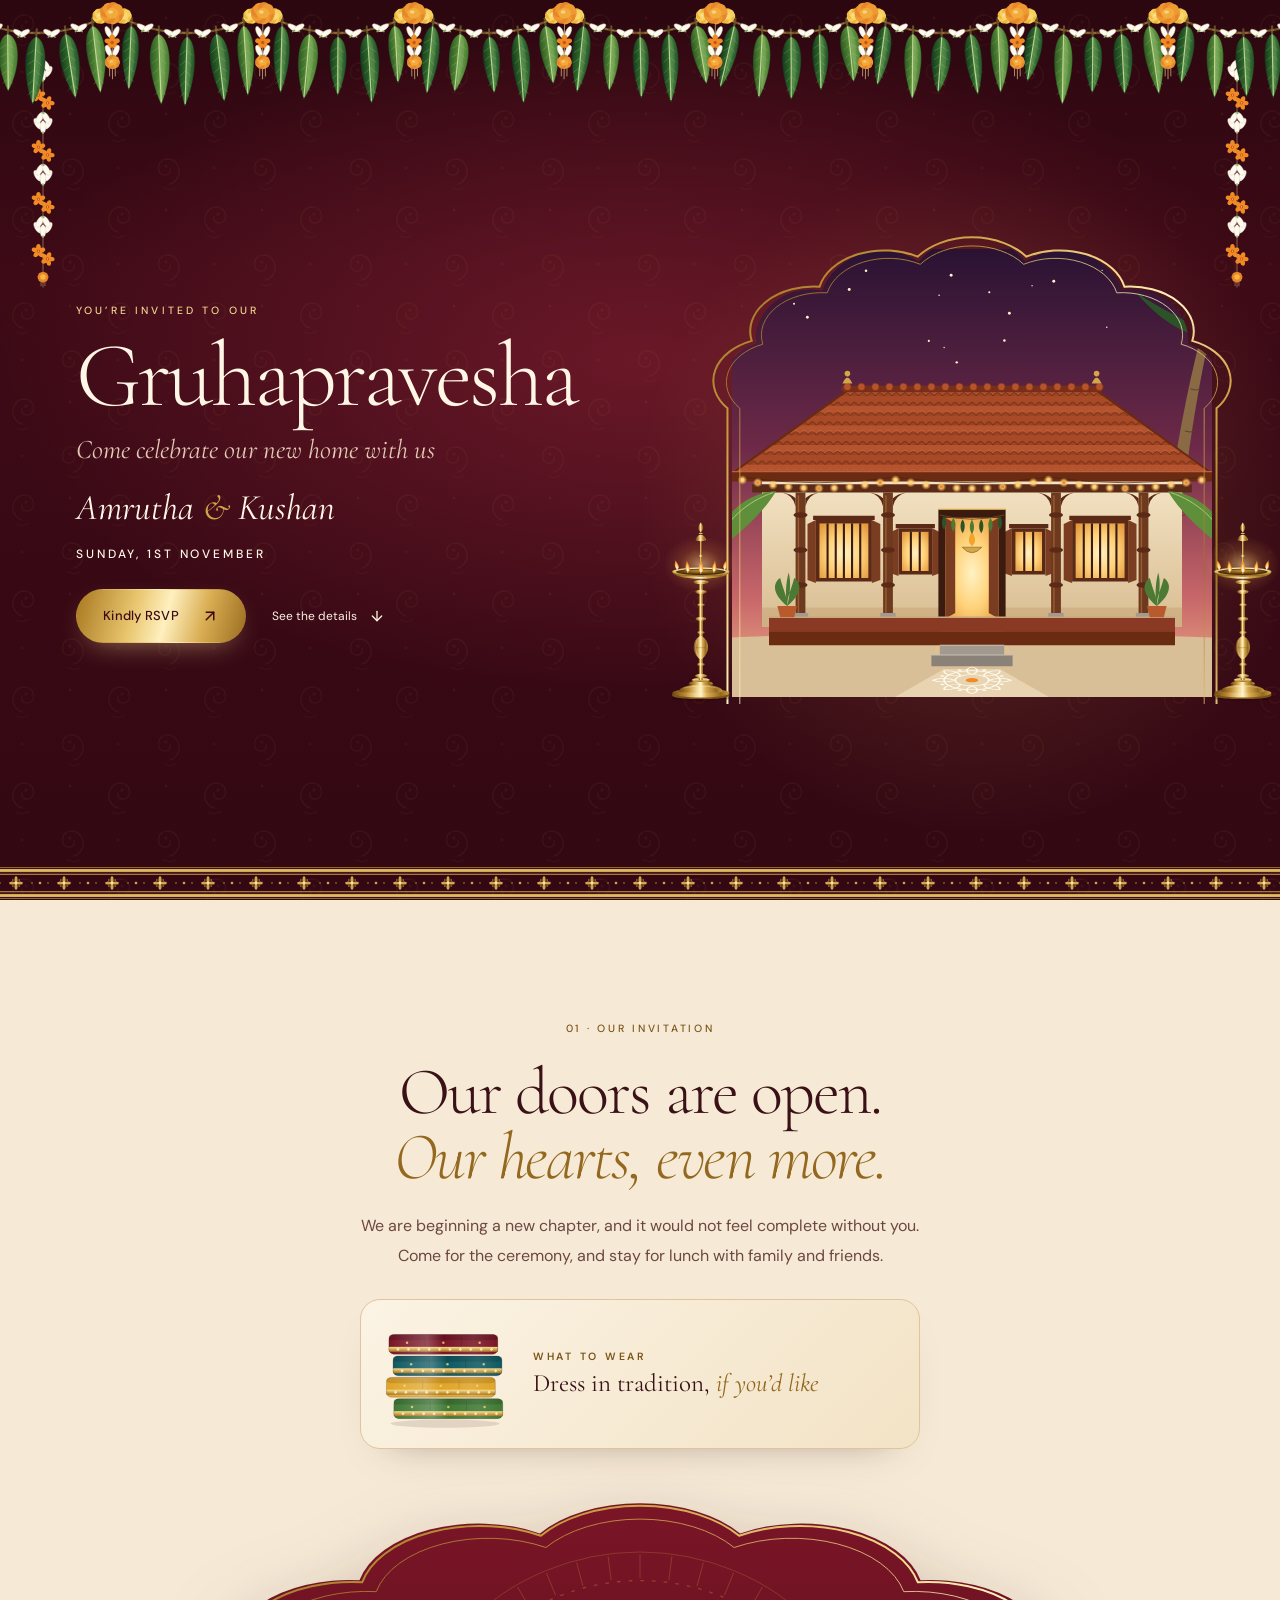
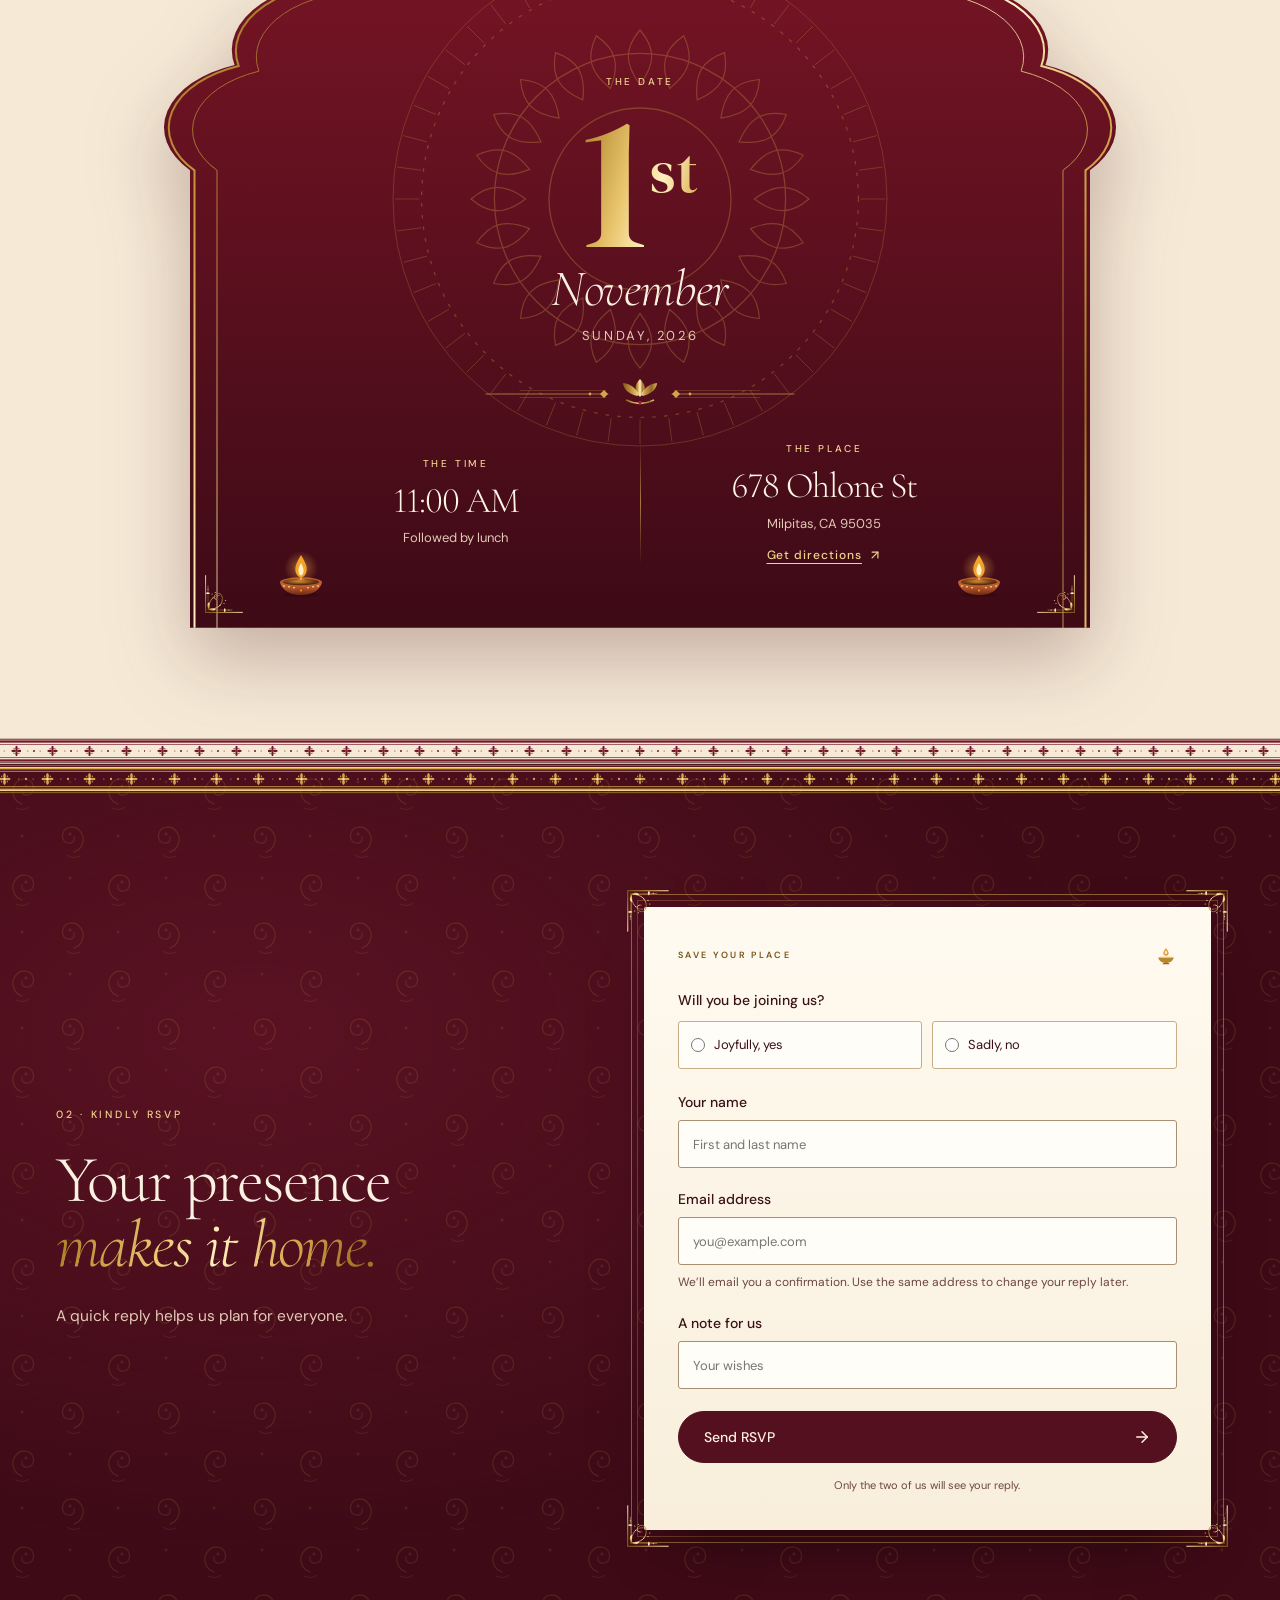
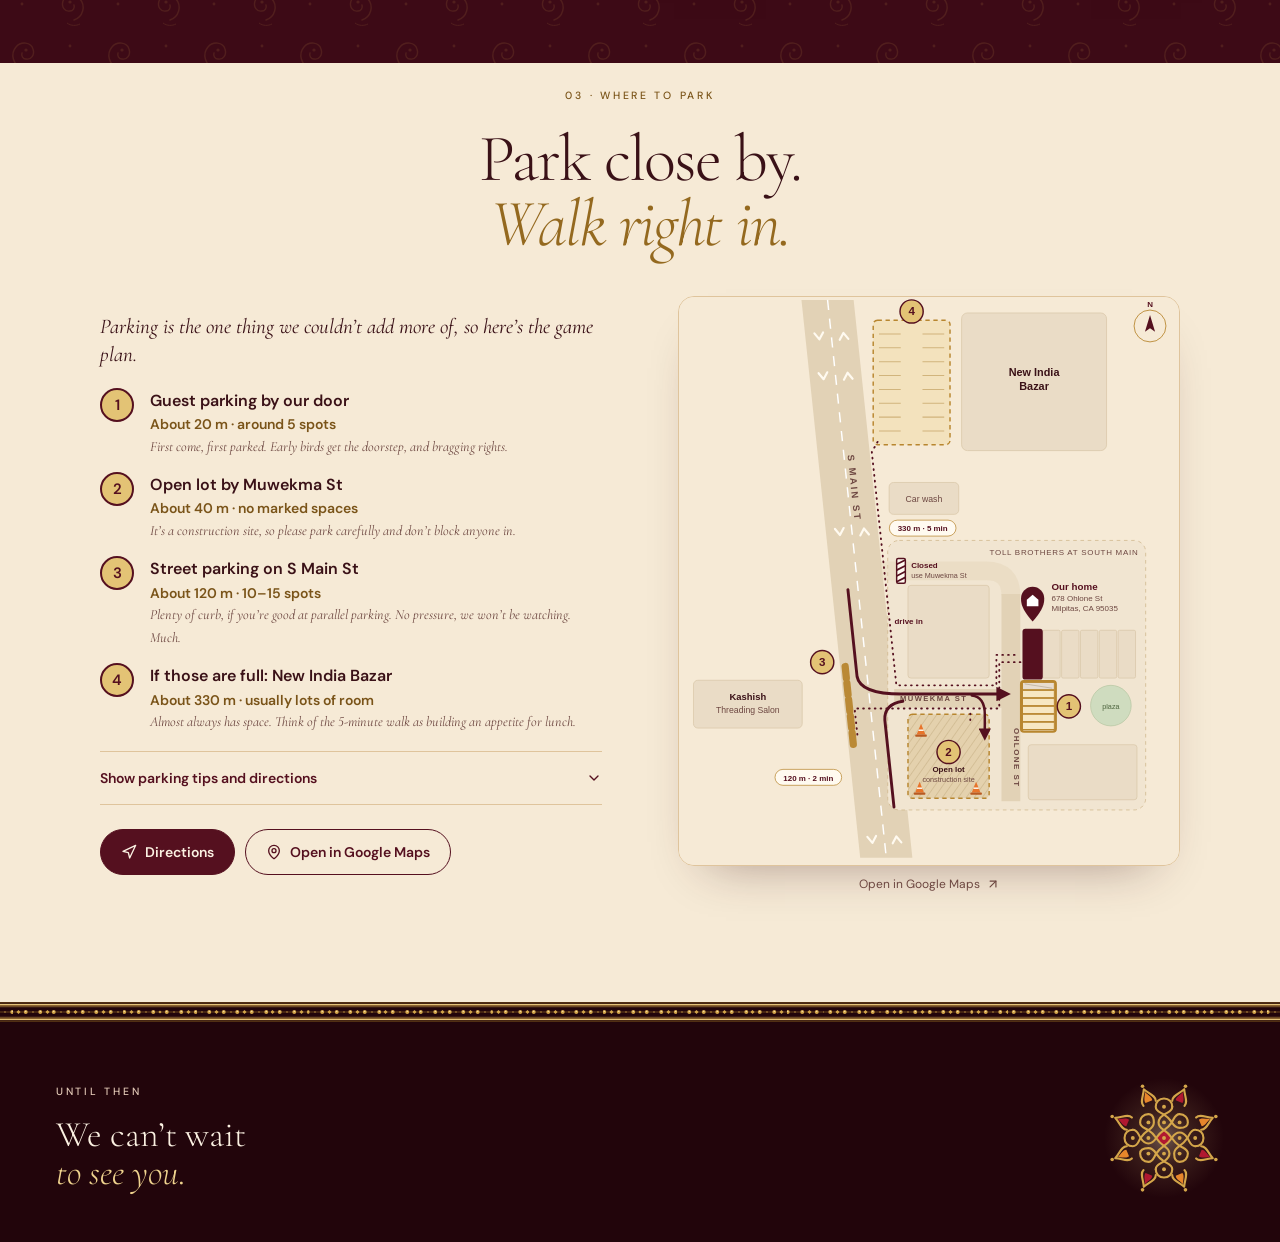
<file: index.html>
<!doctype html>
<html lang="en">
  <head>
    <meta charset="UTF-8" />
    <meta name="viewport" content="width=device-width, initial-scale=1.0" />
    <!-- Keep these lines in step with site/event.ts. -->
    <meta name="theme-color" content="#3d0a16" />
    <title>Gruhapravesha · Amrutha &amp; Kushan</title>
    <meta name="description" content="You’re invited to our Gruhapravesha! Come celebrate our new home with us on November 1 at 11:00 AM in Milpitas, followed by lunch. Amrutha &amp; Kushan" />
    <meta property="og:title" content="Gruhapravesha · Amrutha &amp; Kushan" />
    <meta property="og:description" content="You’re invited · November 1 · 11:00 AM · followed by lunch. Kindly RSVP." />
    <meta property="og:type" content="website" />
    <meta property="og:url" content="https://amruthakushan.com/" />
    <meta property="og:image" content="https://amruthakushan.com/og-image.jpg" />
    <meta property="og:image:type" content="image/jpeg" />
    <meta property="og:image:width" content="1200" />
    <meta property="og:image:height" content="630" />
    <meta property="og:image:alt" content="A lit Mysuru home in a gold arch under a mango-leaf torana: You’re invited to our Gruhapravesha." />
    <meta name="twitter:card" content="summary_large_image" />
    <meta name="referrer" content="strict-origin-when-cross-origin" />
    <link rel="icon" href="./favicon.ico" sizes="32x32" />
    <link rel="icon" type="image/svg+xml" href="./favicon.svg" />
    <link rel="apple-touch-icon" href="./apple-touch-icon.png" />
    <style>#gp-loader{z-index:100;background:radial-gradient(70% 55% at 50% 45%,#6a1828 0,#3d0a16 55%,#22050b 100%);align-content:center;place-items:center;gap:18px;transition:opacity .6s,visibility 0s linear .6s;display:grid;position:fixed;inset:0}#gp-loader svg{width:min(46vw,210px);height:auto;transition:transform .7s cubic-bezier(.16,1,.3,1);overflow:visible}#gp-loader p{letter-spacing:.02em;color:#e8d3b0;margin:0;font:italic 400 19px/1.3 Georgia,Times New Roman,serif}#gp-loader.gp-loader-done{opacity:0;visibility:hidden}#gp-loader.gp-loader-done svg{transform:scale(1.12)}#gp-loader .draw{stroke-dasharray:1;stroke-dashoffset:1px;animation:1.1s cubic-bezier(.65,0,.35,1) forwards gpl-draw}#gp-loader .draw-2{animation-delay:.25s}#gp-loader .draw-3{animation-delay:.5s}#gp-loader .glow{opacity:0;animation:.6s .85s forwards gpl-fade,1.8s ease-in-out 1.45s infinite alternate gpl-glow}#gp-loader .flame{transform-box:fill-box;transform-origin:50% 100%;opacity:0;animation:.4s 1s forwards gpl-fade,.9s ease-in-out 1.4s infinite alternate gpl-flicker}#gp-loader .flame-2{animation-delay:1.1s,1.65s}#gp-loader .torana{transform-box:view-box;transform-origin:100px 52px;opacity:0;animation:.5s .7s forwards gpl-fade,2.4s ease-in-out 1.2s infinite alternate gpl-sway}#gp-loader .spark{opacity:0;animation:2.2s ease-out infinite gpl-rise}#gp-loader .spark:nth-of-type(2){animation-delay:.45s}#gp-loader .spark:nth-of-type(3){animation-delay:.9s}#gp-loader .spark:nth-of-type(4){animation-delay:1.35s}#gp-loader .spark:nth-of-type(5){animation-delay:1.8s}@keyframes gpl-draw{to{stroke-dashoffset:0}}@keyframes gpl-fade{to{opacity:1}}@keyframes gpl-glow{0%{opacity:.75}to{opacity:1}}@keyframes gpl-flicker{0%{transform:scale(.9,.94)rotate(-2deg)}to{transform:scale(1.05,1.08)rotate(2deg)}}@keyframes gpl-sway{0%{transform:rotate(-1.6deg)}to{transform:rotate(1.6deg)}}@keyframes gpl-rise{0%{opacity:0;transform:translateY(0)scale(.6)}20%{opacity:1}to{opacity:0;transform:translateY(-46px)scale(1.1)}}@media (prefers-reduced-motion:reduce){#gp-loader *,#gp-loader{transition:none!important;animation:none!important}#gp-loader .draw{stroke-dashoffset:0}#gp-loader .glow,#gp-loader .flame,#gp-loader .torana{opacity:1}#gp-loader .spark{display:none}}</style>
    <script type="module" crossorigin src="./assets/index-DGO_c-_I.js"></script>
    <link rel="stylesheet" crossorigin href="./assets/index-BNL0cKU6.css">
  </head>
  <body>
    <div id="gp-loader" aria-hidden="true">
      <svg viewBox="0 0 200 190" focusable="false">
        <defs>
          <radialGradient id="gpl-door" cx=".5" cy=".7" r=".8"><stop offset="0" stop-color="#fff2c4"/><stop offset=".55" stop-color="#ffd27a"/><stop offset="1" stop-color="#e8963a"/></radialGradient>
          <radialGradient id="gpl-flame" cx=".5" cy=".75" r=".7"><stop offset="0" stop-color="#fff4c2"/><stop offset=".6" stop-color="#ffc24a"/><stop offset="1" stop-color="#e8741c"/></radialGradient>
        </defs>
        <g fill="#f4c76a"><circle class="spark" cx="74" cy="46" r="2.2"/><circle class="spark" cx="122" cy="40" r="1.8"/><circle class="spark" cx="100" cy="30" r="2.4"/><circle class="spark" cx="140" cy="54" r="1.6"/><circle class="spark" cx="60" cy="60" r="1.6"/></g>
        <path class="draw" pathLength="1" d="M22 96 L60 58 H140 L178 96 Z" fill="none" stroke="#e3c375" stroke-width="3" stroke-linejoin="round"/>
        <path class="draw draw-2" pathLength="1" d="M40 96 V152 H160 V96" fill="none" stroke="#e3c375" stroke-width="3" stroke-linejoin="round"/>
        <path class="draw draw-3" pathLength="1" d="M30 152 H170 M78 160 H122" fill="none" stroke="#e3c375" stroke-width="3" stroke-linecap="round"/>
        <rect class="glow" x="87" y="110" width="26" height="42" rx="2" fill="url(#gpl-door)"/>
        <rect class="glow" x="54" y="112" width="18" height="16" rx="1.5" fill="url(#gpl-door)"/>
        <rect class="glow" x="128" y="112" width="18" height="16" rx="1.5" fill="url(#gpl-door)"/>
        <g class="torana">
          <path d="M76 102 Q100 112 124 102" fill="none" stroke="#c9a467" stroke-width="1.4"/>
          <g fill="#4c8a3a"><path d="M80 104 q-3 5 0 11 q3-6 0-11Z"/><path d="M88 107 q-3 5 0 11 q3-6 0-11Z"/><path d="M96 108.5 q-3 5 0 11 q3-6 0-11Z"/><path d="M104 108.5 q-3 5 0 11 q3-6 0-11Z"/><path d="M112 107 q-3 5 0 11 q3-6 0-11Z"/><path d="M120 104 q-3 5 0 11 q3-6 0-11Z"/></g>
          <g fill="#f08a24"><circle cx="76" cy="102" r="3"/><circle cx="100" cy="107" r="2.6"/><circle cx="124" cy="102" r="3"/></g>
        </g>
        <g><path d="M58 172 q12 7 24 0 z" fill="#d9a441"/><path class="flame" d="M70 158 c4 5 4 9 0 12 c-4-3-4-7 0-12z" fill="url(#gpl-flame)"/></g>
        <g><path d="M118 172 q12 7 24 0 z" fill="#d9a441"/><path class="flame flame-2" d="M130 158 c4 5 4 9 0 12 c-4-3-4-7 0-12z" fill="url(#gpl-flame)"/></g>
      </svg>
      <p>Opening our doors…</p>
    </div>
    <div id="root"></div></body>
</html>
</file>
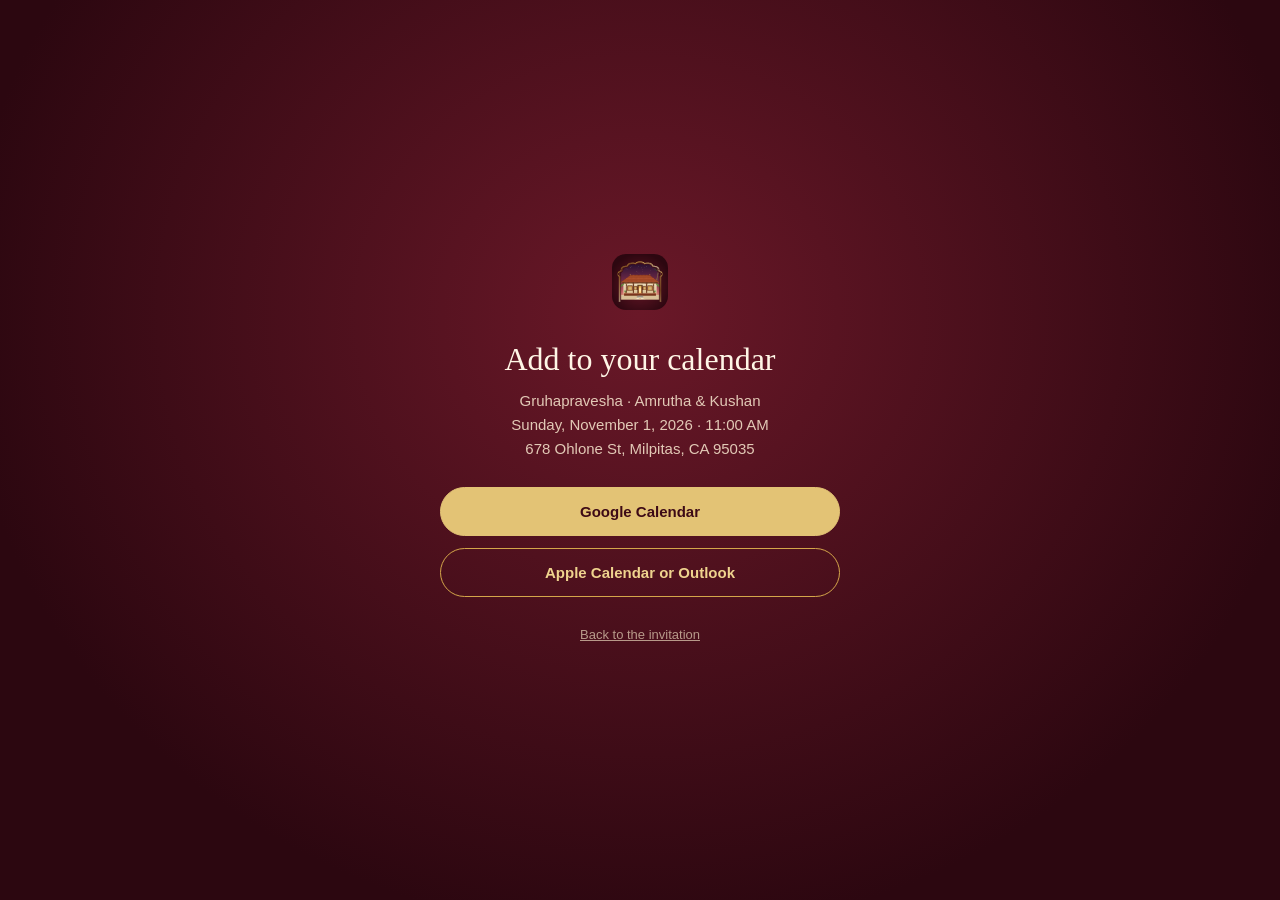
<file: calendar.html>
<!doctype html>
<html lang="en">
<head>
<meta charset="utf-8">
<meta name="viewport" content="width=device-width, initial-scale=1">
<meta name="robots" content="noindex">
<title>Add to calendar · Gruhapravesha · Amrutha &amp; Kushan</title>
<link rel="icon" type="image/svg+xml" href="./favicon.svg">
<style>
  body { margin: 0; min-height: 100vh; display: grid; place-items: center; background: radial-gradient(ellipse at 50% 35%, #6a1828, #2c0710 75%); color: #fff6e6; font: 16px/1.5 Georgia, 'Times New Roman', serif; text-align: center; }
  main { width: min(100% - 48px, 400px); padding: 40px 0; }
  img { width: 56px; height: 56px; border-radius: 14px; }
  h1 { margin: 18px 0 6px; font-weight: 400; font-size: 32px; }
  p { margin: 0 0 26px; color: #e2c9b6; font: 15px/1.6 Helvetica, Arial, sans-serif; }
  a.choice { display: block; margin: 12px 0; padding: 15px 22px; border-radius: 999px; border: 1px solid #d4a64a; color: #efd38e; text-decoration: none; font: 600 15px Helvetica, Arial, sans-serif; }
  a.primary { background: #e3c375; border-color: #e3c375; color: #3d0a16; }
  a.back { display: inline-block; margin-top: 18px; color: #b89a8a; font: 13px Helvetica, Arial, sans-serif; }
</style>
</head>
<body>
<main>
  <img src="./apple-touch-icon.png" alt="">
  <h1>Add to your calendar</h1>
  <p>Gruhapravesha · Amrutha &amp; Kushan<br>Sunday, November 1, 2026 · 11:00 AM<br>678 Ohlone St, Milpitas, CA 95035</p>
  <a class="choice primary" id="google" href="https://calendar.google.com/calendar/render?action=TEMPLATE&amp;text=Gruhapravesha%20%C2%B7%20Amrutha%20%26%20Kushan&amp;dates=20261101T190000Z/20261101T220000Z&amp;ctz=America%2FLos_Angeles&amp;location=678%20Ohlone%20St%2C%20Milpitas%2C%20CA%2095035&amp;details=Our%20Gruhapravesha%20(housewarming).%20The%20ceremony%20begins%20at%2011%3A00%20AM%2C%20followed%20by%20lunch.%0ADetails%20and%20RSVP%3A%20https%3A%2F%2Famruthakushan.com%2F">Google Calendar</a>
  <a class="choice" id="ics" href="./gruhapravesha.ics">Apple Calendar or Outlook</a>
  <a class="back" href="./">Back to the invitation</a>
</main>
<script>
  // Phones go straight to their calendar; Back returns here to choose another.
  var ua = navigator.userAgent;
  var ios = /iPad|iPhone|iPod/.test(ua) || (navigator.platform === 'MacIntel' && navigator.maxTouchPoints > 1);
  if (ios) location.replace('./gruhapravesha.ics');
  else if (/Android/i.test(ua)) location.replace(document.getElementById('google').href);
</script>
</body>
</html>
</file>
<file: assets/index-BNL0cKU6.css>
@font-face{font-family:DM Sans;font-style:normal;font-display:swap;font-weight:400;src:url(./dm-sans-latin-ext-400-normal-BtiwyxMk.woff2)format("woff2"),url(./dm-sans-latin-ext-400-normal-BjWJ59Pq.woff)format("woff");unicode-range:U+100-2BA,U+2BD-2C5,U+2C7-2CC,U+2CE-2D7,U+2DD-2FF,U+304,U+308,U+329,U+1D00-1DBF,U+1E00-1E9F,U+1EF2-1EFF,U+2020,U+20A0-20AB,U+20AD-20C0,U+2113,U+2C60-2C7F,U+A720-A7FF}@font-face{font-family:DM Sans;font-style:normal;font-display:swap;font-weight:400;src:url(./dm-sans-latin-400-normal-CW0RaeGs.woff2)format("woff2"),url(./dm-sans-latin-400-normal-BwCSEQnW.woff)format("woff");unicode-range:U+??,U+131,U+152-153,U+2BB-2BC,U+2C6,U+2DA,U+2DC,U+304,U+308,U+329,U+2000-206F,U+20AC,U+2122,U+2191,U+2193,U+2212,U+2215,U+FEFF,U+FFFD}@font-face{font-family:DM Sans;font-style:normal;font-display:swap;font-weight:500;src:url(./dm-sans-latin-ext-500-normal-BJfUCQsA.woff2)format("woff2"),url(./dm-sans-latin-ext-500-normal-DR84L5F-.woff)format("woff");unicode-range:U+100-2BA,U+2BD-2C5,U+2C7-2CC,U+2CE-2D7,U+2DD-2FF,U+304,U+308,U+329,U+1D00-1DBF,U+1E00-1E9F,U+1EF2-1EFF,U+2020,U+20A0-20AB,U+20AD-20C0,U+2113,U+2C60-2C7F,U+A720-A7FF}@font-face{font-family:DM Sans;font-style:normal;font-display:swap;font-weight:500;src:url(./dm-sans-latin-500-normal-B9HHJjqV.woff2)format("woff2"),url(./dm-sans-latin-500-normal-Dr3UlScf.woff)format("woff");unicode-range:U+??,U+131,U+152-153,U+2BB-2BC,U+2C6,U+2DA,U+2DC,U+304,U+308,U+329,U+2000-206F,U+20AC,U+2122,U+2191,U+2193,U+2212,U+2215,U+FEFF,U+FFFD}@font-face{font-family:DM Sans;font-style:normal;font-display:swap;font-weight:600;src:url(./dm-sans-latin-ext-600-normal-4vooXBpG.woff2)format("woff2"),url(./dm-sans-latin-ext-600-normal-DRtaDpgU.woff)format("woff");unicode-range:U+100-2BA,U+2BD-2C5,U+2C7-2CC,U+2CE-2D7,U+2DD-2FF,U+304,U+308,U+329,U+1D00-1DBF,U+1E00-1E9F,U+1EF2-1EFF,U+2020,U+20A0-20AB,U+20AD-20C0,U+2113,U+2C60-2C7F,U+A720-A7FF}@font-face{font-family:DM Sans;font-style:normal;font-display:swap;font-weight:600;src:url(./dm-sans-latin-600-normal-Aqo67rzb.woff2)format("woff2"),url(./dm-sans-latin-600-normal-BmdmIIQ2.woff)format("woff");unicode-range:U+??,U+131,U+152-153,U+2BB-2BC,U+2C6,U+2DA,U+2DC,U+304,U+308,U+329,U+2000-206F,U+20AC,U+2122,U+2191,U+2193,U+2212,U+2215,U+FEFF,U+FFFD}:root{color:#24362e;font-synthesis:none;text-rendering:optimizelegibility;-webkit-font-smoothing:antialiased;--paper:#f7f4ec;--surface:#fffdfa;--stone:#efeadf;--ink:#24362e;--green:#173c34;--muted:#59695c;--clay:#9c4f38;--brass:#a67c42;--line:#d9d2c4;--error:#9c3f35;background:#f7f4ec;font-family:DM Sans,sans-serif}*{box-sizing:border-box}body{margin:0}button,input,textarea,select{font:inherit}button,a{-webkit-tap-highlight-color:transparent}a{color:inherit;text-decoration:none}button{cursor:pointer}button:disabled{cursor:wait}button:disabled:not(.submit-rsvp){cursor:not-allowed}button{color:inherit}img{max-width:100%;display:block}h1,h2,h3,p,figure{margin:0}button:focus-visible,a:focus-visible,input:focus-visible,textarea:focus-visible,select:focus-visible{outline:2px solid var(--green);outline-offset:4px}::selection{color:var(--green);background:#d8dfcb}.eyebrow{letter-spacing:2.4px;font-size:10px;font-weight:600;line-height:1.7;display:block}.button{background:var(--green);min-height:54px;color:var(--paper);border:1px solid var(--green);border-radius:3px;justify-content:center;align-items:center;gap:26px;padding:15px 25px;font-size:13px;font-weight:500;transition:background .18s,transform .18s;display:inline-flex}.button:hover{background:#102f29}.button:active{transform:translateY(1px)}.button svg{flex-shrink:0}.text-link{text-underline-offset:5px;background:0 0;border:0;align-items:center;gap:10px;padding:8px 0;font-size:12px;font-weight:500;display:inline-flex}.text-link:hover{text-decoration:underline}.wordmark{letter-spacing:-1.8px;font-family:DM Serif Display,Georgia,serif;font-size:38px}.wordmark>span{color:var(--clay)}.app-loading{text-align:center;flex-direction:column;justify-content:center;align-items:center;gap:20px;min-height:100vh;padding:32px;display:flex}.app-loading p{color:var(--muted)}.skip-link{z-index:30;background:var(--green);color:var(--paper);padding:15px;position:fixed;top:-80px;left:20px}.skip-link:focus{top:15px}h1,h2,h3{font-family:DM Serif Display,Georgia,serif;font-weight:400}h1{letter-spacing:-2.8px;font-size:clamp(54px,5.9vw,82px);line-height:1.055}h1>span{display:block}h2{letter-spacing:-1.5px;font-size:clamp(36px,4vw,55px);line-height:1.14}h2 em{color:var(--clay);font-weight:400}.rsvp-card{background:var(--paper);color:var(--ink);border-radius:5px;min-width:0;padding:36px;position:relative}.form-heading{justify-content:space-between;align-items:center;margin-bottom:24px;display:flex}.form-heading svg{color:var(--clay)}.form-heading .eyebrow{font-size:9px}.form-preview-note{color:var(--muted);margin-top:-9px;padding-bottom:20px;font-size:11px;line-height:1.6}.attendance-field{border:0;min-width:0;margin:0 0 24px;padding:0}.attendance-field legend{margin-bottom:12px;padding:0;font-size:12px;font-weight:500}.attendance-options{gap:10px;display:flex}.attendance-option{cursor:pointer;border:1px solid #bbbdae;border-radius:3px;flex:1;align-items:center;gap:9px;min-height:48px;padding:10px 12px;font-size:11px;display:flex}.attendance-option.selected{border-color:var(--green);background:#e7ebdf}.attendance-option input{accent-color:var(--green);width:14px;height:14px;margin:0}.attendance-option>svg{flex-shrink:0;margin-left:auto}.form-field{margin-bottom:22px}.form-field label{margin-bottom:9px;font-size:12px;font-weight:500;display:block}.form-field>input{background:var(--surface);width:100%;height:48px;color:var(--ink);border:1px solid #7d8476;border-radius:3px;padding:12px 14px;font-size:16px}.form-field>input::placeholder{color:#737a6c;font-size:13px}.form-field>input[readonly]{background:#eaece3}.field-help{color:var(--muted);margin-top:7px;font-size:10px;line-height:1.7}.form-field input[aria-invalid=true]{border-color:var(--error)}.field-error{color:var(--error);margin-top:7px;font-size:11px;line-height:1.6}.party-field{flex-wrap:wrap;justify-content:space-between;align-items:center;gap:12px;display:flex}.party-field label{margin-bottom:2px}.party-field .field-help{margin:0}.party-field>.field-error{width:100%}.stepper{background:var(--surface);border:1px solid #7d8476;border-radius:3px;align-items:center;height:46px;display:flex}.stepper button{background:0 0;border:0;justify-content:center;align-items:center;width:44px;height:44px;display:flex}.stepper button:disabled{opacity:.4}.stepper input{text-align:center;width:40px;color:var(--ink);background:0 0;border:0;font-size:16px}.submit-rsvp{justify-content:space-between;width:100%;min-height:52px}.submit-rsvp:disabled{opacity:.65}.form-footnote{text-align:center;color:var(--muted);margin-top:15px;font-size:9px}.form-error{color:var(--error);background:#f5e9dd;border:1px solid #d6b9a9;border-radius:3px;margin-bottom:18px;padding:12px;font-size:12px;line-height:1.6}.reminders-check{align-items:center;gap:8px;min-height:30px;margin-bottom:22px;font-size:12px;display:flex}.reminders-check input{accent-color:var(--green)}.recovery{text-align:center;margin-top:16px}.recovery>.text-link{font-size:10px}.confirmation{text-align:center;padding-block:42px}.confirmation-seal{background:#e6eadc;border:1px solid #d4dac9;border-radius:50%;justify-content:center;align-items:center;width:62px;height:62px;margin:0 auto 23px;display:flex}.confirmation .eyebrow{font-size:8px}.confirmation h3{letter-spacing:-1px;margin-top:16px;font-size:38px;line-height:1.1}.confirmation h3:focus{outline:none}.confirmation>p{color:var(--muted);margin-top:16px;font-size:13px;line-height:1.8}.confirmation-details{border-block:1px solid var(--line);flex-direction:column;gap:5px;margin-block:25px;padding-block:20px;font-size:12px;display:flex}.confirmation-details strong{font-family:DM Serif Display,Georgia,serif;font-size:23px;font-weight:400}.confirmation>p.fine-print{margin-bottom:20px;font-size:11px}.confirmation .button{width:100%;font-size:12px}.confirmation-actions{flex-wrap:wrap;justify-content:center;gap:15px;margin-top:16px;display:flex}.confirmation-actions .text-link,.copy-response{font-size:10px}.copy-response{margin-top:15px}.confirmation .optout-button{margin-top:12px;font-size:11px}.confirmation .optout-note{border:1px solid var(--line);background:#ececdf;padding:10px;font-size:11px}@media (max-width:1099px){h1{letter-spacing:-2.4px;font-size:64px}.rsvp-card{padding:28px}}@media (max-width:767px){h2{letter-spacing:-1.1px;font-size:38px}.rsvp-card{padding:25px 23px}.form-heading{margin-bottom:23px}.form-field label,.attendance-field legend{font-size:13px}.attendance-option{gap:7px;padding:11px 10px;font-size:12px}.field-help{font-size:11px}.form-footnote{font-size:10px}.form-preview-note{font-size:11px}.form-field{margin-bottom:21px}.confirmation h3{font-size:35px}.confirmation>p{font-size:13px}}@media (max-width:359px){.rsvp-card{padding:22px 17px}.attendance-option{gap:6px;font-size:11px}.attendance-option>svg{width:13px}h2{font-size:35px}}@media (prefers-reduced-motion:reduce){*,:before,:after{scroll-behavior:auto!important;transition:none!important;animation:none!important}}@media print{.rsvp-card,.skip-link{display:none!important}}.form-field label,.attendance-field legend{font-size:14px}.attendance-option{font-size:13px}.field-help,.field-error,.form-preview-note{font-size:12px}.form-footnote{font-size:11px}.submit-rsvp{font-size:14px}.confirmation-details{overflow-wrap:anywhere}.gruha .gp-rsvp-loading{text-align:center;align-content:center;justify-items:center;gap:10px;min-height:460px;display:grid}.gruha .gp-rsvp-loading h3{color:var(--gp-ink);font:400 30px/1.15 Cormorant Garamond,Georgia,serif}.gruha .gp-rsvp-loading p{color:var(--gp-ink-muted);font-size:13px}.gruha .gp-loader{gap:8px;margin-bottom:8px;display:flex}.gruha .gp-loader span{background:var(--gp-gold);opacity:.35;border-radius:50%;width:9px;height:9px}.gruha .gp-skeleton{gap:12px;width:min(100%,320px);margin-top:22px;display:grid}.gruha .gp-skeleton span{background:#f1e4cc;border-radius:3px;height:44px}.gruha .gp-skeleton span:first-child{width:70%;height:48px}.gruha .gp-welcome-back{border-left:2px solid var(--gp-gold);color:var(--gp-ink);background:#f8ecd6;margin:-6px 0 22px;padding:12px 14px;font-size:13px;line-height:1.6}.gruha .gp-welcome-back strong{font-weight:600}@media (prefers-reduced-motion:no-preference){.gruha[data-motion] .gp-loader span{animation:1.2s ease-in-out infinite gp-loader!important}.gruha[data-motion] .gp-loader span:nth-child(2){animation-delay:.2s!important}.gruha[data-motion] .gp-loader span:nth-child(3){animation-delay:.4s!important}.gruha[data-motion] .rsvp-card.gp-rsvp-reveal{animation:.45s ease-out both gp-reveal!important}}@keyframes gp-loader{0%,to{opacity:.3;transform:scale(.85)}50%{opacity:1;transform:scale(1)}}@keyframes gp-reveal{0%{opacity:0;transform:translateY(8px)}}.gruha .gp-calendar{cursor:pointer;border:1px solid var(--gp-maroon-mid);min-height:46px;color:var(--gp-maroon-mid);background:#fffdf7;border-radius:100px;justify-content:center;align-items:center;gap:10px;margin:0 0 22px;padding:11px 22px;font-family:inherit;font-size:14px;font-weight:600;display:inline-flex}.gruha .gp-calendar:hover{background:#f6e3d8}.gruha .gp-cal-ask{width:min(100% - 32px,380px);max-width:none;color:var(--gp-ink);text-align:center;background:linear-gradient(#fffaf0,#f8eedb);border:1px solid #e0c99f;border-radius:16px;padding:30px 26px 20px;box-shadow:0 30px 80px -24px #000000b3}.gruha .gp-cal-ask::backdrop{background:#22050ba8}.gruha .gp-cal-ask-icon{width:58px;height:58px;color:var(--gp-maroon-mid);background:linear-gradient(135deg,#f3d68c,#c99a3e);border-radius:50%;place-items:center;margin-bottom:14px;display:inline-grid}.gruha .gp-cal-ask h3{letter-spacing:-.01em;color:var(--gp-ink);margin:0 0 8px;font:400 30px/1.15 Cormorant Garamond,Georgia,serif}.gruha .gp-cal-ask p{color:var(--gp-ink-muted);margin:0 0 22px;font-size:14px;line-height:1.6}.gruha .gp-cal-ask-actions{gap:6px;display:grid}.gruha .gp-cal-ask .button{background:var(--gp-maroon-mid);border-color:var(--gp-maroon-mid);width:100%;color:var(--gp-ivory);border-radius:100px;justify-content:center;gap:14px}.gruha .gp-cal-ask-no{min-height:44px;color:var(--gp-ink-muted);text-underline-offset:4px;cursor:pointer;background:0 0;border:0;font:500 14px DM Sans,sans-serif;text-decoration:underline}@media (max-width:600px){.gruha .gp-cal-ask{margin:auto auto max(16px, env(safe-area-inset-bottom))}}.gruha .gp-parking{background:var(--gp-sandal);color:var(--gp-ink);padding:24px 0 110px;position:relative}.gruha .gp-parking .gp-section-head{text-align:center;margin-bottom:40px}.gruha .gp-parking .gp-section-head>.gp-label{color:var(--gp-gold-dk);margin-bottom:20px}.gruha .gp-parking .gp-h2 em{color:var(--gp-gold-ink)}.gruha .gp-parking-grid{grid-template-columns:minmax(0,1fr) minmax(0,1fr);align-items:center;gap:clamp(40px,6vw,88px);max-width:1080px;margin-inline:auto;display:grid}.gruha .gp-parking-info{order:-1}.gruha .gp-parking-map{width:min(100%,520px);color:var(--gp-ink-muted);justify-self:end;justify-items:center;gap:10px;font-size:12px;display:grid}.gruha .gp-parking-map span{align-items:center;gap:6px;display:inline-flex}.gruha .gp-parking-map img{border:1px solid var(--gp-sandal-line);border-radius:16px;width:100%;height:auto;display:block;box-shadow:0 24px 50px -30px #3a111773}.gruha .gp-parking-options{gap:14px;margin:0 0 18px;padding:0;list-style:none;display:grid}.gruha .gp-parking-options li{grid-template-columns:36px 1fr;align-items:start;gap:14px;display:grid}.gruha .gp-parking-badge{border:2px solid var(--gp-maroon-mid);width:34px;height:34px;color:var(--gp-maroon-mid);background:#e3c375;border-radius:50%;place-items:center;font-size:15px;font-weight:700;display:grid}.gruha .gp-parking h3{letter-spacing:0;color:var(--gp-ink);margin:2px 0;font:600 16px/1.35 DM Sans,sans-serif}.gruha .gp-parking-options p,.gruha .gp-parking-drive p{color:var(--gp-ink-muted);margin:0;font-size:14px;line-height:1.6}.gruha .gp-parking-distance{font-weight:600;color:var(--gp-gold-dk)!important}.gruha .gp-parking-drive{border:1px solid var(--gp-sandal-line);background:#fbf3e4;border-radius:12px;gap:8px;margin-bottom:24px;padding:20px 22px;display:grid}.gruha .gp-parking-drive strong{color:var(--gp-ink)}.gruha .gp-parking-links{flex-wrap:wrap;gap:10px;display:flex}.gruha .gp-parking-link{border:1px solid var(--gp-maroon-mid);min-height:46px;color:var(--gp-maroon-mid);border-radius:100px;align-items:center;gap:8px;padding:11px 20px;font-size:14px;font-weight:600;display:inline-flex}.gruha .gp-parking-link-primary{background:var(--gp-maroon-mid);color:var(--gp-ivory)}@media (max-width:900px){.gruha .gp-parking-grid{grid-template-columns:1fr;gap:32px}.gruha .gp-parking-info{order:0}.gruha .gp-parking-map{justify-self:stretch;width:100%}.gruha .gp-parking{padding-bottom:80px}}.gruha .gp-parking-more{border-top:1px solid var(--gp-sandal-line);border-bottom:1px solid var(--gp-sandal-line);margin-bottom:24px}.gruha .gp-parking-more summary{cursor:pointer;min-height:52px;color:var(--gp-maroon-mid);justify-content:space-between;align-items:center;gap:12px;font-size:14px;font-weight:600;list-style:none;display:flex}.gruha .gp-parking-more summary::-webkit-details-marker{display:none}.gruha .gp-parking-more[open] summary svg{transform:rotate(180deg)}.gruha .gp-parking-more-body{gap:16px;padding:4px 0 20px;display:grid}.gruha .gp-parking-tips{color:var(--gp-ink-muted);gap:10px;margin:0;padding-left:20px;font-size:14px;line-height:1.6;display:grid}.gruha .gp-parking-tips strong{color:var(--gp-ink);font-weight:600}.gruha .gp-parking-more .gp-parking-drive{margin-bottom:0}.gruha .gp-parking-note{text-align:left;color:var(--gp-ink);background:#f6e7cf;border:1px solid #e3cc9f;border-radius:10px;align-items:flex-start;gap:10px;margin:0 0 22px;padding:14px 16px;font-size:13.5px;line-height:1.6;display:flex}.gruha .gp-parking-note svg{color:var(--gp-maroon-mid);flex:none;margin-top:2px}.gruha .gp-parking-note a{color:var(--gp-maroon-mid);text-underline-offset:3px;font-weight:600;text-decoration:underline}.gruha .gp-parking-intro{color:var(--gp-ink);margin:0 0 18px;font:italic 400 21px/1.35 Cormorant Garamond,Georgia,serif}.gruha .gp-parking-quip{color:var(--gp-ink-muted);margin:3px 0 0;font:italic 400 17px/1.4 Cormorant Garamond,Georgia,serif}.gruha .gp-attire{border:1px solid var(--gp-sandal-line);text-align:left;background:linear-gradient(135deg,#fbf3e4,#f3e3c6);border-radius:20px;align-items:center;gap:22px;max-width:560px;margin:28px auto 0;padding:18px 26px 18px 18px;display:flex;box-shadow:0 18px 40px -30px #3a111780}.gruha .gp-attire-fan{flex:none;width:132px;height:auto}.gruha .gp-attire-label{letter-spacing:.26em;text-transform:uppercase;color:var(--gp-gold-dk);font:600 10.5px/1.6 DM Sans,sans-serif;display:block}.gruha .gp-attire-title{color:var(--gp-ink);margin:2px 0 0;font:400 25px/1.2 Cormorant Garamond,Georgia,serif}.gruha .gp-attire-title em{color:var(--gp-gold-ink)}.gruha .gp-attire-text{color:var(--gp-ink-muted);margin:0;font-size:14px;line-height:1.6}@media (max-width:520px){.gruha .gp-attire{text-align:center;flex-direction:column;gap:10px;padding:20px 20px 22px}.gruha .gp-attire-fan{width:140px}}@media (prefers-reduced-motion:no-preference){.gruha[data-motion] .gp-attire-armed .gp-attire-fold{opacity:0;transform:translateY(-34px);transition:opacity .45s ease calc(var(--i) * .16s), transform .7s cubic-bezier(.34, 1.4, .64, 1) calc(var(--i) * .16s)!important}.gruha[data-motion] .gp-attire-armed.gp-attire-in .gp-attire-fold{opacity:1;transform:none}.gruha[data-motion] .gp-attire-armed .gp-attire-copy{opacity:0;transform:translate(10px);transition:opacity .6s .55s,transform .6s .55s!important}.gruha[data-motion] .gp-attire-armed.gp-attire-in .gp-attire-copy{opacity:1;transform:none}}.gruha .gp-form-deepa{width:22px;height:22px}.gpo-rangoli{--kp:var(--gp-p,1);aspect-ratio:1;width:100%;display:block;position:relative;container:gpo-rangoli/inline-size}.gpo-rangoli>svg{width:100%;height:100%;display:block;overflow:visible}.gpo-rangoli-lines{stroke:#fffaf0;stroke-width:3.1px}.gpo-rangoli-line{--s:clamp(0, calc((var(--kp) - var(--a,0)) / var(--l,1)), 1);stroke-dasharray:1 2;stroke-dashoffset:calc((1 - var(--s)) * 1px);opacity:clamp(0, calc(var(--s) * 40), 1)}.gpo-rangoli-fine{stroke-width:1.6px}.gpo-rangoli-dot{--s:clamp(0, calc((var(--kp) - var(--a,0)) / .045), 1);fill:#fffaf0;transform-box:fill-box;transform-origin:50%;transform:scale(calc(var(--s) + 2.2 * var(--s) * (1 - var(--s))));opacity:var(--s)}.gpo-rangoli-fill{--s:clamp(0, calc((var(--kp) - var(--a,0)) / .07), 1);transform-box:fill-box;transform-origin:50%;transform:scale(calc(.35 + .65 * var(--s)));opacity:var(--s)}.gpo-rangoli-glow{opacity:clamp(0, calc((var(--kp) - .85) / .15), 1)}.gpo-rangoli-powder-kumkum>rect{fill:#b0172f}.gpo-rangoli-powder-turmeric>rect{fill:#e4a52b}.gpo-rangoli-powder-teal>rect{fill:#1d7a7a}.gpo-rangoli-powder-marigold>rect{fill:#e8862a}.gpo-rangoli-powder-leaf>rect{fill:#4c7a34}.gpo-rangoli-powder-rose>rect{fill:#c2405a}.gpo-rangoli-grain-l{fill:#fffaf0;opacity:.22}.gpo-rangoli-grain-d{fill:#22050b;opacity:.2}.gpo-rangoli-small .gpo-rangoli-lines{stroke:currentColor;stroke-width:14px}.gpo-rangoli-small .gpo-rangoli-dot{fill:currentColor}@container gpo-rangoli (width<=480px){.gpo-rangoli-grand .gpo-rangoli-lines{stroke-width:4.2px}.gpo-rangoli-grand .gpo-rangoli-fine{stroke-width:2.4px}}.gpo-kalasha,.gpo-divider,.gpo-hanate,.gpo-corner,.gpo-lotus,.gpo-garland{display:block;position:relative}.gpo-kalasha>svg,.gpo-divider>svg,.gpo-hanate>svg,.gpo-corner>svg,.gpo-lotus>svg,.gpo-garland>svg{width:100%;height:100%;display:block;overflow:visible}.gpo-kalasha{aspect-ratio:200/240}.gpo-divider{aspect-ratio:320/40}.gpo-hanate{aspect-ratio:1}.gpo-lotus{aspect-ratio:160/100}.gpo-corner{aspect-ratio:1;width:48px}.gpo-corner-tr{transform:scaleX(-1)}.gpo-corner-bl{transform:scaleY(-1)}.gpo-corner-br{transform:scale(-1)}.gpo-garland{width:26px}.gpo-zari{background-image:var(--gpo-tile);background-position:50%;background-repeat:repeat-x;background-size:auto 100%;width:100%;height:34px;display:block;position:relative}.gpo-zari-gold:after{content:"";pointer-events:none;-webkit-mask:var(--gpo-tile) repeat-x center / auto 100%;-webkit-mask:var(--gpo-tile) repeat-x center / auto 100%;mask:var(--gpo-tile) repeat-x center / auto 100%;background:linear-gradient(100deg,#0000 42%,#fff6d6d9 50%,#0000 58%) 0 0/260% 100% no-repeat;animation:9s ease-in-out infinite gpo-sheen;position:absolute;inset:0}@keyframes gpo-sheen{0%,55%{background-position:130% 0}to{background-position:-130% 0}}.gpo-flame{transform-box:view-box;transform-origin:60px 74px;transform:scale(var(--gp-lit,1));opacity:clamp(0, calc(var(--gp-lit,1) * 1.4), 1);transition:transform .7s cubic-bezier(.2,.8,.2,1),opacity .5s}.gpo-hanate:not(.gpo-lit) .gpo-flame{opacity:0;transform:scale(0)}.gpo-flicker{transform-box:view-box;transform-origin:60px 70px;animation:2.6s ease-in-out infinite alternate gpo-flicker}.gpo-halo{transform-box:fill-box;transform-origin:50%;animation:3.4s ease-in-out infinite alternate gpo-breathe}@keyframes gpo-flicker{0%{transform:scale(.97,1.02)rotate(-2deg)}45%{transform:scale(1.04,.95)rotate(2.5deg)}to{transform:scale(.95,1.04)rotate(-1deg)}}@keyframes gpo-breathe{0%{opacity:.75;transform:scale(.94)}to{opacity:1;transform:scale(1.06)}}.gpo-garland-sway{transform-box:view-box;animation:7s ease-in-out infinite alternate gpo-sway}.gpo-garland:nth-of-type(2n) .gpo-garland-sway{animation-duration:8.6s;animation-delay:-3s}@keyframes gpo-sway{0%{transform:rotate(-1.6deg)}to{transform:rotate(1.8deg)}}.gpo-petals{pointer-events:none;position:absolute;inset:0;overflow:hidden}.gpo-lane{top:0;left:var(--x);width:0;height:100%;animation:gpo-fall var(--t) linear var(--d) infinite;position:absolute;transform:translateY(-12%)}.gpo-petal{width:var(--s);height:calc(var(--s) * .72);background:var(--c);opacity:.92;animation:gpo-drift calc(var(--t) / 3) ease-in-out var(--d) infinite alternate;border-radius:80% 10%;position:absolute;top:0;left:0;box-shadow:inset -1px -1px #0000001f}.gpo-petal-bud{width:calc(var(--s) * .5);height:var(--s);border-radius:50% 50% 45% 45%/62% 62% 38% 38%}@keyframes gpo-fall{to{transform:translateY(112%)}}@keyframes gpo-drift{0%{transform:translateX(calc(var(--w) * -.5)) rotate(var(--r))}to{transform:translateX(calc(var(--w) * .5)) rotate(calc(var(--r) + 140deg))}}.gpo-petals-burst .gpo-lane{animation:gpo-burst var(--t) cubic-bezier(.3, .1, .5, 1) var(--d) 1 both}.gpo-petals-burst .gpo-petal{animation-iteration-count:2}@keyframes gpo-burst{0%{opacity:1;transform:translateY(-8%)}85%{opacity:1}to{opacity:0;transform:translateY(105%)}}.gpo-paisley{pointer-events:none;background-repeat:repeat;background-size:96px 96px;position:absolute;inset:0}.gpo-paisley-gold{opacity:.13}.gpo-paisley-maroon{opacity:.07}.gruha[data-motion=reduced] .gpo-rangoli{--kp:1}.gruha[data-motion=reduced] .gpo-rangoli *,.gruha[data-motion=reduced] .gpo-hanate *,.gruha[data-motion=reduced] .gpo-garland *,.gruha[data-motion=reduced] .gpo-kalasha *,.gruha[data-motion=reduced] .gpo-zari:after{transition:none!important;animation:none!important}.gruha[data-motion=reduced] .gpo-zari:after,.gruha[data-motion=reduced] .gpo-petals{display:none}@media (prefers-reduced-motion:reduce){.gpo-rangoli{--kp:1}.gpo-rangoli *,.gpo-hanate *,.gpo-garland *,.gpo-kalasha *{transition:none!important;animation:none!important}.gpo-zari:after,.gpo-petals{display:none}}@media print{.gpo-petals,.gpo-zari:after{display:none}.gpo-hanate *,.gpo-garland *{animation:none!important}}.gpo-arch{pointer-events:none;width:100%;height:100%;display:block;position:absolute;inset:0;overflow:visible}.gps-pot,.gps-home,.gps-deepa{width:100%;display:block;position:relative}.gps-pot{aspect-ratio:600/640}.gps-home{aspect-ratio:900/640}.gps-deepa{aspect-ratio:200/520}.gps-pot>svg,.gps-home>svg,.gps-deepa>svg{width:100%;height:100%;display:block;overflow:hidden}.gps-pot{--gps-p:var(--gp-p,1);--gps-fire:clamp(0, var(--gps-p) / .3, 1);--gps-rise:clamp(0, (var(--gps-p) - .15) / .45, 1);--gps-crown:clamp(0, (var(--gps-p) - .5) / .3, 1);--gps-crown-e:calc(1 - (1 - var(--gps-crown)) * (1 - var(--gps-crown)));--gps-drape:clamp(0, (var(--gps-p) - .56) / .16, 1);--gps-steam:clamp(0, (var(--gps-p) - .8) / .2, 1)}.gps-pot .gps-fireglow{opacity:calc(.3 + var(--gps-fire) * .7)}.gps-pot .gps-holeglow{opacity:calc(var(--gps-fire) * .35)}.gps-pot .gps-firerefl{opacity:calc(.15 + var(--gps-fire) * .85)}.gps-pot .gps-warmglow{opacity:calc(var(--gps-steam) * .95 + var(--gps-crown) * .05)}.gps-pot .gps-flame-grow{transform-box:fill-box;transform-origin:50% 100%;transform:scale(calc(.3 + var(--gps-fire) * .7));opacity:calc(.55 + var(--gps-fire) * .45)}.gps-pot .gps-milk{transform-box:view-box;transform-origin:300px 197px;transform:translateY(calc((1 - var(--gps-rise)) * 46px)) scale(calc(.86 + var(--gps-rise) * .14))}.gps-pot .gps-bubbles{opacity:clamp(0, (var(--gps-p) - .26) / .2, 1)}.gps-pot .gps-crown{transform-box:view-box;transform-origin:300px 206px;transform:scale(calc(.58 + var(--gps-crown-e) * .42), var(--gps-crown-e));opacity:clamp(0, var(--gps-crown) * 5, 1)}.gps-pot .gps-drape{transform:translateY(calc((1 - var(--gps-drape)) * -30px))}.gps-pot .gps-rivulet{stroke-dasharray:1 2;stroke-dashoffset:calc(1.02 - 1.02 * clamp(0, (var(--gps-p) - var(--a)) / (var(--b) - var(--a)), 1));opacity:clamp(0, (var(--gps-p) - var(--a)) * 60, 1)}.gps-pot .gps-drop{transform-box:fill-box;transform-origin:50% 0;transform:scale(clamp(0, (var(--gps-p) - var(--b) + .03) / .05, 1))}.gps-pot .gps-steam{opacity:var(--gps-steam)}.gps-pot .gps-sparks{opacity:var(--gps-fire)}.gps-pot .gps-spark{opacity:0}.gps-pot .gps-flicker,.gps-deepa .gps-flicker{transform-box:fill-box;transform-origin:50% 100%;animation:gps-flicker 2.4s var(--d,0s) ease-in-out infinite alternate}.gps-pot .gps-wisp{animation:gps-steam 6.5s var(--d,0s) ease-in-out infinite}.gps-pot .gps-bubble{transform-box:fill-box;transform-origin:50%;animation:gps-bubble 2.2s var(--d,0s) ease-in-out infinite alternate}.gps-pot .gps-crown-breathe{transform-box:view-box;transform-origin:300px 214px;animation:3.4s ease-in-out infinite alternate gps-breathe}.gps-pot .gps-spark{animation:gps-spark 3.2s var(--d,0s) ease-out infinite}@keyframes gps-flicker{0%{transform:scale(.96,1.03)rotate(-2deg)}38%{transform:scale(1.04,.94)rotate(2.5deg)}70%{transform:scale(.93,1.06)rotate(-1deg)}to{transform:scale(1.02,.98)rotate(1.5deg)}}@keyframes gps-steam{0%{opacity:0;transform:translateY(14px)}30%{opacity:1}75%{opacity:.75}to{opacity:0;transform:translateY(-26px)}}@keyframes gps-bubble{0%{transform:scale(.72)}to{transform:scale(1.12)}}@keyframes gps-breathe{0%{transform:scaleY(.985)}to{transform:scaleY(1.025)}}@keyframes gps-spark{0%{opacity:0;transform:translate(0)}15%{opacity:1}to{opacity:0;transform:translate(-6px,-78px)}}.gps-home{--pe:var(--gp-pe,1)}.gps-home .gps-on{opacity:clamp(0, calc((var(--pe) - var(--at,0)) / .06), 1);transition:opacity .7s}.gps-home .gps-bulb{transform-box:fill-box;transform-origin:50%;animation:gps-twinkle 3.6s var(--d,0s) ease-in-out infinite alternate}.gps-home .gps-star{animation:gps-starlight 5s var(--d,0s) ease-in-out infinite alternate}.gps-home .gps-leafsway,.gps-deepa .gps-leafsway{transform-box:view-box;animation:8s ease-in-out infinite alternate gps-leaf}@keyframes gps-twinkle{0%{opacity:.75;transform:scale(.82)}to{opacity:1;transform:scale(1.12)}}@keyframes gps-starlight{0%{opacity:.35}to{opacity:1}}@keyframes gps-leaf{0%{transform:rotate(-1.2deg)}to{transform:rotate(1.4deg)}}.gps-deepa-halo{transform-box:fill-box;transform-origin:50%;animation:3.2s ease-in-out infinite alternate gps-halo}@keyframes gps-halo{0%{opacity:.8;transform:scale(.95)}to{opacity:1;transform:scale(1.05)}}.gruha[data-motion=reduced] .gps-pot *,.gruha[data-motion=reduced] .gps-home *,.gruha[data-motion=reduced] .gps-deepa *{transition:none!important;animation:none!important}@media (prefers-reduced-motion:reduce){.gps-pot *,.gps-home *,.gps-deepa *{transition:none!important;animation:none!important}}@media print{.gps-pot *,.gps-home *,.gps-deepa *{transition:none!important;animation:none!important}}.gps-torana{width:100%;height:100%;display:block;overflow:hidden}.gpd-doorway{aspect-ratio:1000/1080;isolation:isolate;width:100%;display:block;position:relative}.gpd-doorway>svg{width:100%;height:100%;display:block;position:absolute;inset:0;overflow:visible}.gpd-back{z-index:0}.gpd-front{z-index:2;pointer-events:none}.gpd-doors{z-index:1;perspective:1500px;perspective-origin:50% 46%;width:34%;height:60.185%;position:absolute;top:26.852%;left:33%}.gpd-door{width:50%;height:100%;transform-style:preserve-3d;--gpd-more:calc(min(calc(var(--gp-scroll,0) / .55), 1) * 26deg);position:absolute;top:0}.gpd-door-left{transform-origin:0;transform:rotateY(var(--gpd-more));left:0}.gpd-door-right{transform-origin:100%;transform:rotateY(calc(var(--gpd-more) * -1));right:0}.gpd-door-intro{width:100%;height:100%;transform-style:preserve-3d}.gpd-door-left .gpd-door-intro{transform-origin:0;transform:rotateY(62deg)}.gpd-door-right .gpd-door-intro{transform-origin:100%;transform:rotateY(-62deg)}.gpd-door-intro>svg{width:100%;height:100%;display:block}.gpd-door-right .gpd-door-intro>svg{transform:scaleX(-1)}.gpd-door-intro:after{content:"";pointer-events:none;background:linear-gradient(90deg,#14060300 30%,#14060359);position:absolute;inset:0}.gpd-door-right .gpd-door-intro:after{background:linear-gradient(270deg,#14060300 30%,#14060359)}.gpd-spill{opacity:calc(.55 + var(--gp-scroll,0) * .45)}.gpd-glow{opacity:calc(.78 + var(--gp-scroll,0) * .22)}.gpd-hero .gps-flicker{transform-box:fill-box;transform-origin:50% 100%;animation:gps-flicker 2.4s var(--d,0s) ease-in-out infinite alternate}.gpd-hero .gpd-leaf{transform-box:fill-box;transform-origin:50% 0;animation:gpd-leaf 5.4s var(--d,0s) ease-in-out infinite alternate}.gpd-hero .gpd-strand{transform-box:view-box;animation:gpd-sway 7s var(--d,0s) ease-in-out infinite alternate}.gpd-hero .gpd-banana{transform-box:view-box;animation:9s ease-in-out infinite alternate gpd-sway}.gpd-hero .gpd-bulb-halo{transform-box:fill-box;transform-origin:50%;animation:gpd-twinkle 3.8s calc(var(--b,0) * -.23s) ease-in-out infinite alternate}.gpd-hero .gpd-ray{animation:6s ease-in-out infinite alternate gpd-ray}.gpd-hero .gpd-mote{animation:gpd-mote 9s var(--d,0s) ease-in-out infinite}.gpd-hero .gpd-nanda-glow{transform-box:fill-box;transform-origin:50%;animation:3.2s ease-in-out infinite alternate gpd-twinkle}.gpd-aura{transform-box:view-box;transform-origin:500px 608px;opacity:calc(.78 + var(--gp-scroll,0) * .22);transform:scale(calc(1 + var(--gp-scroll,0) * .18))}.gpd-rays{transform-box:view-box;opacity:calc(.5 + var(--gp-scroll,0) * .5)}.gpd-hero .gpd-rays{animation:120s linear infinite gpd-spin}.gpd-hero .gpd-prabha{transform-box:view-box;animation:80s linear infinite reverse gpd-spin}.gpd-hero .gpd-sparkle{transform-box:fill-box;transform-origin:50%;animation:gpd-sparkle 2.8s var(--d,0s) ease-in-out infinite alternate}.gpd-hero .gpd-wick{transform-box:fill-box;transform-origin:50% 100%;animation:2.2s ease-in-out infinite alternate gps-flicker}@keyframes gpd-spin{to{transform:rotate(360deg)}}@keyframes gpd-sparkle{0%{opacity:.15;transform:scale(.55)}to{opacity:1;transform:scale(1.15)}}.gpd-hero:not(.gpd-paused) .gpd-draw{stroke-dasharray:1;animation:gpd-draw 1.6s calc(var(--gp-delay,0s) + .1s) cubic-bezier(.65, 0, .35, 1) both}.gpd-hero:not(.gpd-paused) .gpd-bulb{animation:gpd-bulb-on .55s calc(var(--gp-delay,0s) + .45s + var(--b,0) * 26ms) ease-out both}.gpd-hero:not(.gpd-paused) .gpd-deepa .gps-flame-grow{transform-box:fill-box;transform-origin:50% 100%;animation:gpd-ignite .9s calc(var(--gp-delay,0s) + .85s) cubic-bezier(.2, .8, .2, 1) both}.gpd-hero:not(.gpd-paused) .gpd-door-left .gpd-door-intro{animation:gpd-open-left 2.2s calc(var(--gp-delay,0s) + .55s) cubic-bezier(.16, 1, .3, 1) both}.gpd-hero:not(.gpd-paused) .gpd-door-right .gpd-door-intro{animation:gpd-open-right 2.2s calc(var(--gp-delay,0s) + .55s) cubic-bezier(.16, 1, .3, 1) both}@keyframes gpd-open-left{0%{transform:rotateY(0)}to{transform:rotateY(62deg)}}@keyframes gpd-open-right{0%{transform:rotateY(0)}to{transform:rotateY(-62deg)}}@keyframes gpd-draw{0%{stroke-dashoffset:1px}to{stroke-dashoffset:0}}@keyframes gpd-bulb-on{0%{opacity:.08}to{opacity:1}}@keyframes gpd-ignite{0%{transform:scale(0)}to{transform:scale(1)}}@keyframes gpd-leaf{0%{transform:rotate(-3deg)}to{transform:rotate(3.5deg)}}@keyframes gpd-sway{0%{transform:rotate(-.9deg)}to{transform:rotate(1.1deg)}}@keyframes gpd-twinkle{0%{opacity:.7;transform:scale(.88)}to{opacity:1;transform:scale(1.1)}}@keyframes gpd-ray{0%{opacity:.08}to{opacity:.2}}@keyframes gpd-mote{0%,to{opacity:.25;transform:translateY(4px)}50%{opacity:.85;transform:translate(6px,-14px)}}.gpd-compact .gpd-door{transform:none}.gpd-paused *,.gpd-compact *,.gruha[data-motion=reduced] .gpd-doorway *,.gruha[data-motion=reduced] .gpd-doorway :after{transition:none!important;animation:none!important}@media (prefers-reduced-motion:reduce){.gpd-doorway *,.gpd-doorway :after{transition:none!important;animation:none!important}}@media print{.gpd-doorway *{animation:none!important}}.gpl{isolation:isolate;min-height:100vh;background:radial-gradient(ellipse 70% 52% at 50% 40%, #6a1828 0, #6a182800 72%), linear-gradient(180deg, #2c0710 0, var(--gp-maroon) 30%, #330813 100%);flex-direction:column;min-height:100svh;display:flex;position:relative;overflow:hidden}.gpl-paisley{z-index:-1;opacity:.06}.gpl-torana{z-index:3;pointer-events:none;height:104px;margin-bottom:-40px;position:relative}.gpl-strand{z-index:2;transform-origin:50% 0;width:22px;position:absolute;top:44px}.gpl-strand-l{left:12px}.gpl-strand-r{right:12px}.gpl-inner{z-index:1;text-align:center;flex:1;align-content:center;justify-items:center;gap:26px;padding:34px 0 44px;display:grid;position:relative}.gpl-art{width:min(80vw,360px,95svh - 361px);min-width:220px;position:relative}.gpl-glow{aspect-ratio:1;pointer-events:none;background:radial-gradient(circle,#ffc46642 0,#ffc46614 38%,#ffc46600 66%);border-radius:50%;width:150%;position:absolute;top:56%;left:50%;transform:translate(-50%,-50%)}.gpl-arch{aspect-ratio:9/8.4;position:relative}.gpl-arch-art{clip-path:url(#gpo-cusp-clip);background:#2a1233;position:absolute;inset:0;overflow:hidden}.gpl-arch-art .gps-home{width:auto;height:100%;position:absolute;bottom:0;left:50%;transform:translate(-50%)}.gpl-arch-line{width:calc(100% + 14px);height:calc(100% + 14px);inset:-7px}.gpl-deepa{z-index:1;width:13%;position:absolute;bottom:-4px}.gpl-deepa-l{left:-10%}.gpl-deepa-r{right:-10%}.gpl-copy{justify-items:center;gap:12px;max-width:640px;display:grid}.gpl-kicker{letter-spacing:.3em;text-transform:uppercase;color:var(--gp-gold-lt);font:500 10.5px/1.6 DM Sans,sans-serif}.gpl-title{letter-spacing:-.025em;color:#fff6e6;white-space:nowrap;overflow-wrap:normal;margin:0;font:300 clamp(44px,12.6vw,104px)/.95 Cormorant Garamond,Georgia,serif}.gpl-invite{text-wrap:balance;max-width:20em;color:var(--gp-ivory-muted);font:italic 400 clamp(19px,5.1vw,27px)/1.35 Cormorant Garamond,Georgia,serif}.gpl-hosts{color:#fff6e6;margin-top:6px;font:italic 400 clamp(25px,6.6vw,36px)/1.2 Cormorant Garamond,Georgia,serif}.gpl-name{white-space:nowrap;display:inline-block}.gpl-name+.gpl-name{margin-left:.26em}.gpl-amp{color:var(--gp-gold)}.gpl-date{letter-spacing:.24em;text-transform:uppercase;color:#fff6e6;align-items:center;gap:14px;margin-top:4px;font:500 12px/1.6 DM Sans,sans-serif;display:flex}.gpl-date:before,.gpl-date:after{content:"";background:linear-gradient(90deg, #d4a64a00, var(--gp-gold));width:30px;height:1px}.gpl-date:after{transform:scaleX(-1)}.gpl-actions{flex-wrap:wrap;justify-content:center;align-items:center;gap:8px 26px;margin-top:12px;display:flex}.gpl-zari{z-index:1;position:relative}.gpl-tilt{z-index:3;min-height:36px;color:var(--gp-gold-lt);letter-spacing:.02em;white-space:nowrap;cursor:pointer;background:#22050b8c;border:1px solid #efd38e73;border-radius:100px;align-items:center;gap:8px;padding:8px 16px;font:500 11.5px/1 DM Sans,sans-serif;display:inline-flex;position:absolute;bottom:36px;left:50%;transform:translate(-50%)}@media print{.gpl-tilt{display:none!important}}@media (min-width:1024px){.gpl{min-height:100vh}.gpl-torana{height:132px;margin-bottom:-56px}.gpl-strand{width:26px;top:60px}.gpl-strand-l{left:30px}.gpl-strand-r{right:30px}.gpl-inner{text-align:left;grid-template-columns:minmax(0,1.1fr) minmax(0,.9fr);grid-template-areas:"copy art";place-items:center start;gap:48px;padding:60px 0 56px}.gpl-copy{grid-area:copy;justify-items:start;padding-left:20px}.gpl-art{grid-area:art;justify-self:center;width:min(100%,480px,95vh - 237.5px)}.gpl-deepa{width:17%}.gpl-deepa-l{left:-15%}.gpl-deepa-r{right:-15%}.gpl-title{font-size:clamp(64px,7.2vw,100px)}.gpl-date:before,.gpl-date:after{display:none}.gpl-actions{justify-content:flex-start}}@media (max-width:359px){.gpl-strand{display:none}.gpl-title{font-size:44px}.gpl-actions{flex-direction:column;gap:6px}}@media print{.gpl-torana,.gpl-strand,.gpl-paisley,.gpl-actions{display:none!important}.gpl{background:#fff;min-height:0}.gpl-title,.gpl-hosts{color:#3a1117}}.gp-float-rsvp{z-index:30;left:50%;bottom:max(18px, env(safe-area-inset-bottom));min-height:50px;color:var(--gp-maroon);letter-spacing:.02em;opacity:0;visibility:hidden;pointer-events:none;background:linear-gradient(105deg,#b8862f,#e9c66f 45%,#d9ad52);border-radius:100px;align-items:center;gap:14px;padding:14px 26px;font:600 14px/1 DM Sans,sans-serif;display:inline-flex;position:fixed;transform:translate(-50%,16px);box-shadow:0 14px 30px -12px #0000008c,inset 0 0 0 1px #fff0bf59}.gp-float-rsvp-on{opacity:1;visibility:visible;pointer-events:auto;transform:translate(-50%)}@media (min-width:1024px){.gp-float-rsvp{bottom:32px;left:auto;right:32px;transform:translateY(16px)}.gp-float-rsvp-on{transform:none}}@media (prefers-reduced-motion:no-preference){.gruha[data-motion] .gp-float-rsvp{transition:opacity .35s,transform .35s cubic-bezier(.16,1,.3,1),visibility 0s linear .35s!important}.gruha[data-motion] .gp-float-rsvp-on{transition:opacity .35s,transform .35s cubic-bezier(.16,1,.3,1),visibility!important}}@media print{.gp-float-rsvp{display:none!important}}@font-face{font-family:Cormorant Garamond;font-style:normal;font-display:swap;font-weight:300;src:url(./cormorant-garamond-cyrillic-ext-300-normal-D8IReVS-.woff2)format("woff2"),url(./cormorant-garamond-cyrillic-ext-300-normal-B5wCrnbP.woff)format("woff");unicode-range:U+460-52F,U+1C80-1C8A,U+20B4,U+2DE0-2DFF,U+A640-A69F,U+FE2E-FE2F}@font-face{font-family:Cormorant Garamond;font-style:normal;font-display:swap;font-weight:300;src:url(./cormorant-garamond-cyrillic-300-normal-DZNkLIMe.woff2)format("woff2"),url(./cormorant-garamond-cyrillic-300-normal-KEduutn5.woff)format("woff");unicode-range:U+301,U+400-45F,U+490-491,U+4B0-4B1,U+2116}@font-face{font-family:Cormorant Garamond;font-style:normal;font-display:swap;font-weight:300;src:url(./cormorant-garamond-vietnamese-300-normal-BTzPAsHw.woff2)format("woff2"),url(./cormorant-garamond-vietnamese-300-normal-ByHlPz7v.woff)format("woff");unicode-range:U+102-103,U+110-111,U+128-129,U+168-169,U+1A0-1A1,U+1AF-1B0,U+300-301,U+303-304,U+308-309,U+323,U+329,U+1EA0-1EF9,U+20AB}@font-face{font-family:Cormorant Garamond;font-style:normal;font-display:swap;font-weight:300;src:url(./cormorant-garamond-latin-ext-300-normal-BsCYHBWC.woff2)format("woff2"),url(./cormorant-garamond-latin-ext-300-normal-DueGyF8j.woff)format("woff");unicode-range:U+100-2BA,U+2BD-2C5,U+2C7-2CC,U+2CE-2D7,U+2DD-2FF,U+304,U+308,U+329,U+1D00-1DBF,U+1E00-1E9F,U+1EF2-1EFF,U+2020,U+20A0-20AB,U+20AD-20C0,U+2113,U+2C60-2C7F,U+A720-A7FF}@font-face{font-family:Cormorant Garamond;font-style:normal;font-display:swap;font-weight:300;src:url(./cormorant-garamond-latin-300-normal-Cw-E_7L1.woff2)format("woff2"),url(./cormorant-garamond-latin-300-normal-BuXLI6C0.woff)format("woff");unicode-range:U+??,U+131,U+152-153,U+2BB-2BC,U+2C6,U+2DA,U+2DC,U+304,U+308,U+329,U+2000-206F,U+20AC,U+2122,U+2191,U+2193,U+2212,U+2215,U+FEFF,U+FFFD}@font-face{font-family:Cormorant Garamond;font-style:italic;font-display:swap;font-weight:300;src:url(./cormorant-garamond-cyrillic-ext-300-italic-B31MkR9z.woff2)format("woff2"),url(./cormorant-garamond-cyrillic-ext-300-italic-Dj41S4NK.woff)format("woff");unicode-range:U+460-52F,U+1C80-1C8A,U+20B4,U+2DE0-2DFF,U+A640-A69F,U+FE2E-FE2F}@font-face{font-family:Cormorant Garamond;font-style:italic;font-display:swap;font-weight:300;src:url(./cormorant-garamond-cyrillic-300-italic-Bi4RSOgf.woff2)format("woff2"),url(./cormorant-garamond-cyrillic-300-italic-Bo30KLu4.woff)format("woff");unicode-range:U+301,U+400-45F,U+490-491,U+4B0-4B1,U+2116}@font-face{font-family:Cormorant Garamond;font-style:italic;font-display:swap;font-weight:300;src:url(./cormorant-garamond-vietnamese-300-italic-CCKicgM4.woff2)format("woff2"),url(./cormorant-garamond-vietnamese-300-italic-DjSFy2Pr.woff)format("woff");unicode-range:U+102-103,U+110-111,U+128-129,U+168-169,U+1A0-1A1,U+1AF-1B0,U+300-301,U+303-304,U+308-309,U+323,U+329,U+1EA0-1EF9,U+20AB}@font-face{font-family:Cormorant Garamond;font-style:italic;font-display:swap;font-weight:300;src:url(./cormorant-garamond-latin-ext-300-italic-Bt0Wsy7Q.woff2)format("woff2"),url(./cormorant-garamond-latin-ext-300-italic-DambfolG.woff)format("woff");unicode-range:U+100-2BA,U+2BD-2C5,U+2C7-2CC,U+2CE-2D7,U+2DD-2FF,U+304,U+308,U+329,U+1D00-1DBF,U+1E00-1E9F,U+1EF2-1EFF,U+2020,U+20A0-20AB,U+20AD-20C0,U+2113,U+2C60-2C7F,U+A720-A7FF}@font-face{font-family:Cormorant Garamond;font-style:italic;font-display:swap;font-weight:300;src:url(./cormorant-garamond-latin-300-italic-qkwBXYHn.woff2)format("woff2"),url(./cormorant-garamond-latin-300-italic-DRnsRYID.woff)format("woff");unicode-range:U+??,U+131,U+152-153,U+2BB-2BC,U+2C6,U+2DA,U+2DC,U+304,U+308,U+329,U+2000-206F,U+20AC,U+2122,U+2191,U+2193,U+2212,U+2215,U+FEFF,U+FFFD}@font-face{font-family:Cormorant Garamond;font-style:normal;font-display:swap;font-weight:400;src:url(./cormorant-garamond-cyrillic-ext-400-normal-W3Dto7M0.woff2)format("woff2"),url(./cormorant-garamond-cyrillic-ext-400-normal-DLdKLAvx.woff)format("woff");unicode-range:U+460-52F,U+1C80-1C8A,U+20B4,U+2DE0-2DFF,U+A640-A69F,U+FE2E-FE2F}@font-face{font-family:Cormorant Garamond;font-style:normal;font-display:swap;font-weight:400;src:url(./cormorant-garamond-cyrillic-400-normal-DD2KOZkl.woff2)format("woff2"),url(./cormorant-garamond-cyrillic-400-normal-CVFrM67f.woff)format("woff");unicode-range:U+301,U+400-45F,U+490-491,U+4B0-4B1,U+2116}@font-face{font-family:Cormorant Garamond;font-style:normal;font-display:swap;font-weight:400;src:url(./cormorant-garamond-vietnamese-400-normal-6K-YXo6g.woff2)format("woff2"),url(./cormorant-garamond-vietnamese-400-normal-4uxlocMh.woff)format("woff");unicode-range:U+102-103,U+110-111,U+128-129,U+168-169,U+1A0-1A1,U+1AF-1B0,U+300-301,U+303-304,U+308-309,U+323,U+329,U+1EA0-1EF9,U+20AB}@font-face{font-family:Cormorant Garamond;font-style:normal;font-display:swap;font-weight:400;src:url(./cormorant-garamond-latin-ext-400-normal-Drx2k2n9.woff2)format("woff2"),url(./cormorant-garamond-latin-ext-400-normal-uvC0WHQr.woff)format("woff");unicode-range:U+100-2BA,U+2BD-2C5,U+2C7-2CC,U+2CE-2D7,U+2DD-2FF,U+304,U+308,U+329,U+1D00-1DBF,U+1E00-1E9F,U+1EF2-1EFF,U+2020,U+20A0-20AB,U+20AD-20C0,U+2113,U+2C60-2C7F,U+A720-A7FF}@font-face{font-family:Cormorant Garamond;font-style:normal;font-display:swap;font-weight:400;src:url(./cormorant-garamond-latin-400-normal-B-1hWBU7.woff2)format("woff2"),url(./cormorant-garamond-latin-400-normal-B7YtguxJ.woff)format("woff");unicode-range:U+??,U+131,U+152-153,U+2BB-2BC,U+2C6,U+2DA,U+2DC,U+304,U+308,U+329,U+2000-206F,U+20AC,U+2122,U+2191,U+2193,U+2212,U+2215,U+FEFF,U+FFFD}@font-face{font-family:Cormorant Garamond;font-style:italic;font-display:swap;font-weight:400;src:url(./cormorant-garamond-cyrillic-ext-400-italic-BEGvmv_3.woff2)format("woff2"),url(./cormorant-garamond-cyrillic-ext-400-italic-C_Uk1MUY.woff)format("woff");unicode-range:U+460-52F,U+1C80-1C8A,U+20B4,U+2DE0-2DFF,U+A640-A69F,U+FE2E-FE2F}@font-face{font-family:Cormorant Garamond;font-style:italic;font-display:swap;font-weight:400;src:url(./cormorant-garamond-cyrillic-400-italic-D3GtrbRZ.woff2)format("woff2"),url(./cormorant-garamond-cyrillic-400-italic-AH1vqu4S.woff)format("woff");unicode-range:U+301,U+400-45F,U+490-491,U+4B0-4B1,U+2116}@font-face{font-family:Cormorant Garamond;font-style:italic;font-display:swap;font-weight:400;src:url(./cormorant-garamond-vietnamese-400-italic-BoXDRTEW.woff2)format("woff2"),url(./cormorant-garamond-vietnamese-400-italic-CJpMwFnN.woff)format("woff");unicode-range:U+102-103,U+110-111,U+128-129,U+168-169,U+1A0-1A1,U+1AF-1B0,U+300-301,U+303-304,U+308-309,U+323,U+329,U+1EA0-1EF9,U+20AB}@font-face{font-family:Cormorant Garamond;font-style:italic;font-display:swap;font-weight:400;src:url(./cormorant-garamond-latin-ext-400-italic-BdEzgT7i.woff2)format("woff2"),url(./cormorant-garamond-latin-ext-400-italic-CQvLaSWn.woff)format("woff");unicode-range:U+100-2BA,U+2BD-2C5,U+2C7-2CC,U+2CE-2D7,U+2DD-2FF,U+304,U+308,U+329,U+1D00-1DBF,U+1E00-1E9F,U+1EF2-1EFF,U+2020,U+20A0-20AB,U+20AD-20C0,U+2113,U+2C60-2C7F,U+A720-A7FF}@font-face{font-family:Cormorant Garamond;font-style:italic;font-display:swap;font-weight:400;src:url(./cormorant-garamond-latin-400-italic-Dc_OZ8oc.woff2)format("woff2"),url(./cormorant-garamond-latin-400-italic-BLh7T8o8.woff)format("woff");unicode-range:U+??,U+131,U+152-153,U+2BB-2BC,U+2C6,U+2DA,U+2DC,U+304,U+308,U+329,U+2000-206F,U+20AC,U+2122,U+2191,U+2193,U+2212,U+2215,U+FEFF,U+FFFD}@font-face{font-family:Cormorant Garamond;font-style:normal;font-display:swap;font-weight:500;src:url(./cormorant-garamond-cyrillic-ext-500-normal-Yta7XZ9C.woff2)format("woff2"),url(./cormorant-garamond-cyrillic-ext-500-normal-lsPpqi9g.woff)format("woff");unicode-range:U+460-52F,U+1C80-1C8A,U+20B4,U+2DE0-2DFF,U+A640-A69F,U+FE2E-FE2F}@font-face{font-family:Cormorant Garamond;font-style:normal;font-display:swap;font-weight:500;src:url(./cormorant-garamond-cyrillic-500-normal-CyAY5ZLS.woff2)format("woff2"),url(./cormorant-garamond-cyrillic-500-normal-DkJXBcIH.woff)format("woff");unicode-range:U+301,U+400-45F,U+490-491,U+4B0-4B1,U+2116}@font-face{font-family:Cormorant Garamond;font-style:normal;font-display:swap;font-weight:500;src:url(./cormorant-garamond-vietnamese-500-normal-BZGLGj12.woff2)format("woff2"),url(./cormorant-garamond-vietnamese-500-normal-DqXqCC0q.woff)format("woff");unicode-range:U+102-103,U+110-111,U+128-129,U+168-169,U+1A0-1A1,U+1AF-1B0,U+300-301,U+303-304,U+308-309,U+323,U+329,U+1EA0-1EF9,U+20AB}@font-face{font-family:Cormorant Garamond;font-style:normal;font-display:swap;font-weight:500;src:url(./cormorant-garamond-latin-ext-500-normal-CH1kM7og.woff2)format("woff2"),url(./cormorant-garamond-latin-ext-500-normal-DYeaGGzO.woff)format("woff");unicode-range:U+100-2BA,U+2BD-2C5,U+2C7-2CC,U+2CE-2D7,U+2DD-2FF,U+304,U+308,U+329,U+1D00-1DBF,U+1E00-1E9F,U+1EF2-1EFF,U+2020,U+20A0-20AB,U+20AD-20C0,U+2113,U+2C60-2C7F,U+A720-A7FF}@font-face{font-family:Cormorant Garamond;font-style:normal;font-display:swap;font-weight:500;src:url(./cormorant-garamond-latin-500-normal-BsRWmXhO.woff2)format("woff2"),url(./cormorant-garamond-latin-500-normal-zIXX3Q-H.woff)format("woff");unicode-range:U+??,U+131,U+152-153,U+2BB-2BC,U+2C6,U+2DA,U+2DC,U+304,U+308,U+329,U+2000-206F,U+20AC,U+2122,U+2191,U+2193,U+2212,U+2215,U+FEFF,U+FFFD}@font-face{font-family:Cormorant Garamond;font-style:italic;font-display:swap;font-weight:500;src:url(./cormorant-garamond-cyrillic-ext-500-italic-ClXnudBg.woff2)format("woff2"),url(./cormorant-garamond-cyrillic-ext-500-italic-DakTmaFY.woff)format("woff");unicode-range:U+460-52F,U+1C80-1C8A,U+20B4,U+2DE0-2DFF,U+A640-A69F,U+FE2E-FE2F}@font-face{font-family:Cormorant Garamond;font-style:italic;font-display:swap;font-weight:500;src:url(./cormorant-garamond-cyrillic-500-italic-DVnfXoMy.woff2)format("woff2"),url(./cormorant-garamond-cyrillic-500-italic-C9gO-8KC.woff)format("woff");unicode-range:U+301,U+400-45F,U+490-491,U+4B0-4B1,U+2116}@font-face{font-family:Cormorant Garamond;font-style:italic;font-display:swap;font-weight:500;src:url(./cormorant-garamond-vietnamese-500-italic-D3igDnAQ.woff2)format("woff2"),url(./cormorant-garamond-vietnamese-500-italic-C-296ow0.woff)format("woff");unicode-range:U+102-103,U+110-111,U+128-129,U+168-169,U+1A0-1A1,U+1AF-1B0,U+300-301,U+303-304,U+308-309,U+323,U+329,U+1EA0-1EF9,U+20AB}@font-face{font-family:Cormorant Garamond;font-style:italic;font-display:swap;font-weight:500;src:url(./cormorant-garamond-latin-ext-500-italic-CE7zdTnu.woff2)format("woff2"),url(./cormorant-garamond-latin-ext-500-italic-CalKM9tT.woff)format("woff");unicode-range:U+100-2BA,U+2BD-2C5,U+2C7-2CC,U+2CE-2D7,U+2DD-2FF,U+304,U+308,U+329,U+1D00-1DBF,U+1E00-1E9F,U+1EF2-1EFF,U+2020,U+20A0-20AB,U+20AD-20C0,U+2113,U+2C60-2C7F,U+A720-A7FF}@font-face{font-family:Cormorant Garamond;font-style:italic;font-display:swap;font-weight:500;src:url(./cormorant-garamond-latin-500-italic-Y14P-dkT.woff2)format("woff2"),url(./cormorant-garamond-latin-500-italic-DhNIfkTX.woff)format("woff");unicode-range:U+??,U+131,U+152-153,U+2BB-2BC,U+2C6,U+2DA,U+2DC,U+304,U+308,U+329,U+2000-206F,U+20AC,U+2122,U+2191,U+2193,U+2212,U+2215,U+FEFF,U+FFFD}@font-face{font-family:Cormorant Garamond;font-style:normal;font-display:swap;font-weight:600;src:url(./cormorant-garamond-cyrillic-ext-600-normal-BMhMHfrj.woff2)format("woff2"),url(./cormorant-garamond-cyrillic-ext-600-normal-CsIYWmWK.woff)format("woff");unicode-range:U+460-52F,U+1C80-1C8A,U+20B4,U+2DE0-2DFF,U+A640-A69F,U+FE2E-FE2F}@font-face{font-family:Cormorant Garamond;font-style:normal;font-display:swap;font-weight:600;src:url(./cormorant-garamond-cyrillic-600-normal-C2atO-64.woff2)format("woff2"),url(./cormorant-garamond-cyrillic-600-normal-FNmA3REe.woff)format("woff");unicode-range:U+301,U+400-45F,U+490-491,U+4B0-4B1,U+2116}@font-face{font-family:Cormorant Garamond;font-style:normal;font-display:swap;font-weight:600;src:url(./cormorant-garamond-vietnamese-600-normal-BoXdMtcr.woff2)format("woff2"),url(./cormorant-garamond-vietnamese-600-normal-C4HEjEaf.woff)format("woff");unicode-range:U+102-103,U+110-111,U+128-129,U+168-169,U+1A0-1A1,U+1AF-1B0,U+300-301,U+303-304,U+308-309,U+323,U+329,U+1EA0-1EF9,U+20AB}@font-face{font-family:Cormorant Garamond;font-style:normal;font-display:swap;font-weight:600;src:url(./cormorant-garamond-latin-ext-600-normal-DaBc-lu7.woff2)format("woff2"),url(./cormorant-garamond-latin-ext-600-normal-Dk3-quAP.woff)format("woff");unicode-range:U+100-2BA,U+2BD-2C5,U+2C7-2CC,U+2CE-2D7,U+2DD-2FF,U+304,U+308,U+329,U+1D00-1DBF,U+1E00-1E9F,U+1EF2-1EFF,U+2020,U+20A0-20AB,U+20AD-20C0,U+2113,U+2C60-2C7F,U+A720-A7FF}@font-face{font-family:Cormorant Garamond;font-style:normal;font-display:swap;font-weight:600;src:url(./cormorant-garamond-latin-600-normal-Co1r35X9.woff2)format("woff2"),url(./cormorant-garamond-latin-600-normal-2CBVLo0M.woff)format("woff");unicode-range:U+??,U+131,U+152-153,U+2BB-2BC,U+2C6,U+2DA,U+2DC,U+304,U+308,U+329,U+2000-206F,U+20AC,U+2122,U+2191,U+2193,U+2212,U+2215,U+FEFF,U+FFFD}@font-face{font-family:DM Serif Display;font-style:normal;font-display:swap;font-weight:400;src:url(./dm-serif-display-latin-400-normal-C5_t9oOD.woff2)format("woff2"),url(./dm-serif-display-latin-400-normal-_kVFYEpx.woff)format("woff")}.gruha{--gp-maroon:#3d0a16;--gp-maroon-deep:#22050b;--gp-maroon-mid:#55101f;--gp-silk:#6e1729;--gp-gold:#d4a64a;--gp-gold-lt:#efd38e;--gp-gold-dk:#7a5419;--gp-gold-ink:#94691f;--gp-sandal:#f6ead6;--gp-sandal-2:#ecd9bb;--gp-sandal-line:#dfc49c;--gp-ivory:#fbf1e2;--gp-ivory-muted:#e2c9b6;--gp-ink:#3a1117;--gp-ink-muted:#6d4741;--gp-peacock:#0b3c46;--gp-oxide:#4a1410;--gp-ease:cubic-bezier(.16, 1, .3, 1);--gp-ease-silk:cubic-bezier(.65, 0, .35, 1);--gp-gold-grad:linear-gradient(105deg, #a8781f 0%, #e9c66f 22%, #fff0bf 34%, #d9ad52 48%, #9c6f22 64%, #e6c272 82%, #b8862f 100%);--paper:#fffaf0;--surface:#fffdf7;--ink:#3a1117;--green:#55101f;--muted:#6d4741;--line:#dfc49c;--clay:#8c1f33;--brass:#94691f;--error:#a3162b;--gp-focus:#efd38e;background:var(--gp-maroon);min-height:100vh;color:var(--gp-ivory);-webkit-font-smoothing:antialiased;font-family:DM Sans,sans-serif;position:relative;overflow:clip}.gruha *,.gruha :before,.gruha :after{box-sizing:border-box}.gruha :focus-visible{outline:2px solid var(--gp-focus);outline-offset:4px}.gruha h1,.gruha h2,.gruha h3{letter-spacing:-.03em;overflow-wrap:anywhere;font-family:Cormorant Garamond,Georgia,serif;font-weight:300}.gruha p{overflow-wrap:anywhere}.gruha .gp-idle *,.gruha.gp-idle *{animation-play-state:paused!important}.gp-wrap{width:min(1240px,100% - 112px);margin-inline:auto}.gp-label{letter-spacing:.26em;text-transform:uppercase;font:500 10.5px/1.8 DM Sans,sans-serif;display:block}.gp-sr{clip-path:inset(50%);white-space:nowrap;width:1px;height:1px;position:absolute;overflow:hidden}.gp-dot{background:currentColor;border-radius:50%;flex:0 0 4px;width:4px;height:4px;display:inline-block}.gp-button{letter-spacing:.02em;min-height:54px;transition:transform .35s var(--gp-ease), box-shadow .35s, background-color .25s;border:1px solid #0000;border-radius:100px;justify-content:center;align-items:center;gap:22px;padding:15px 26px;font:500 13px/1 DM Sans,sans-serif;display:inline-flex}.gp-button svg{transition:transform .35s var(--gp-ease)}.gp-button:hover{transform:translateY(-2px)}.gp-button:hover svg{transform:translate(2px,-2px)}.gp-button-gold{background:var(--gp-gold-grad);color:var(--gp-maroon);background-size:160% 100%;box-shadow:0 10px 30px -14px #efd38eb3}.gp-button-gold:hover{background-position:100% 0;box-shadow:0 14px 34px -12px #efd38ed9}.gp-button-maroon{background:var(--gp-maroon-mid);color:var(--gp-ivory);border-color:var(--gp-maroon-mid)}.gp-button-maroon:hover{background:var(--gp-maroon)}.gp-text-button{min-height:44px;color:inherit;cursor:pointer;background:0 0;border:0;align-items:center;gap:8px;font-size:12.5px;display:inline-flex}.gp-text-button:hover{text-underline-offset:5px;text-decoration:underline}.gp-h2{color:inherit;font-size:clamp(46px,5.2vw,82px);line-height:.98}.gp-h2>span,.gp-h2>em{display:block}.gp-h2 em{font-style:italic;font-weight:300}.gp-preview-note{z-index:6;background:var(--gp-maroon-deep);min-height:32px;color:var(--gp-ivory-muted);letter-spacing:.14em;justify-content:center;align-items:center;gap:26px;padding:7px 18px;font-size:10px;display:flex;position:relative}.gp-preview-note>span,.gp-preview-note>a{align-items:center;gap:9px;display:inline-flex}.gp-preview-note>a{color:var(--gp-gold-lt);letter-spacing:.06em;font-weight:500}.gp-thread{z-index:70;pointer-events:none;height:2px;position:fixed;inset:0 0 auto}.gp-thread>span{background:var(--gp-gold-grad);transform-origin:0;height:100%;transform:scaleX(var(--gp-page,0));display:block}.gp-nav{z-index:5;background:var(--gp-maroon);border-bottom:1px solid #d4a64a38;position:relative}.gp-nav-inner{justify-content:space-between;align-items:center;gap:24px;min-height:84px;display:flex}.gp-brand{letter-spacing:-.04em;color:var(--gp-ivory);align-items:flex-start;gap:4px;font:500 40px/1 Cormorant Garamond,Georgia,serif;display:inline-flex}.gp-brand>span{color:var(--gp-gold);margin-top:3px;font:15px/1 Georgia,serif}.gp-nav-occasion{letter-spacing:.3em;text-transform:uppercase;color:var(--gp-ivory-muted);margin-inline:auto;font-size:10px}.gp-nav nav{align-items:center;gap:26px;font-size:12px;display:flex}.gp-nav nav a{min-height:44px;color:var(--gp-ivory);align-items:center;gap:7px;display:inline-flex}.gp-nav nav a:hover{color:var(--gp-gold-lt)}.gp-nav nav .gp-nav-rsvp{color:var(--gp-gold-lt);border:1px solid #efd38e80;border-radius:100px;padding-inline:18px}.gp-hero{isolation:isolate;background:radial-gradient(ellipse at 70% 40%, #5a1222 0, transparent 55%), var(--gp-maroon);position:relative}.gp-hero-copy{z-index:3;position:relative}.gp-kicker{color:var(--gp-gold-lt);align-items:center;gap:14px;display:flex}.gp-kicker-kalasha{flex:0 0 34px;width:34px}.gp-kicker-text{letter-spacing:.3em;text-transform:uppercase;font:600 14px/1.4 Cormorant Garamond,Georgia,serif}.gp-kicker-dot{color:var(--gp-gold);margin-inline:.7em}.gp-h1{color:#fff6e6;margin:22px 0 18px;font-size:clamp(60px,6.6vw,118px);line-height:.94}.gp-h1-line{display:block}.gp-h1-line>span{display:inline-block}.gp-h1-accent>span{background:var(--gp-gold-grad);color:#0000;background-size:220% 100%;-webkit-background-clip:text;background-clip:text;padding:0 .06em .08em 0;font-style:italic}.gp-hero-divider{width:220px;color:var(--gp-gold);margin:6px 0 22px}.gp-hero-hosts{flex-wrap:wrap;align-items:baseline;gap:4px 16px;display:flex}.gp-hero-hosts .gp-label{color:var(--gp-ivory-muted);font-size:9.5px}.gp-hero-names{color:var(--gp-ivory);font:italic 400 31px/1.15 Cormorant Garamond,Georgia,serif}.gp-hero-note{max-width:470px;color:var(--gp-ivory-muted);margin-top:14px;font-size:14.5px;line-height:1.8}.gp-hero-actions{flex-wrap:wrap;align-items:center;gap:14px 28px;margin-top:28px;display:flex}.gp-scroll-link{min-height:44px;color:var(--gp-ivory);align-items:center;gap:12px;font-size:12px;display:inline-flex}.gp-scroll-link svg{transition:transform .35s var(--gp-ease)}.gp-scroll-link:hover svg{transform:translateY(4px)}.gp-hero-facts{border-top:1px solid #d4a64a47;grid-template-columns:auto 1fr 1fr;gap:26px;margin:34px 0 0;padding-top:22px;display:grid}.gp-fact{min-width:0;margin:0}.gp-fact+.gp-fact{border-left:1px solid #d4a64a38;padding-left:24px}.gp-fact dt{color:var(--gp-ivory-muted);margin-bottom:4px;font-size:9px}.gp-fact dd{flex-direction:column;gap:3px;margin:0;display:flex}.gp-fact-date dd{flex-direction:row;align-items:center;gap:12px}.gp-fact-numeral{color:var(--gp-gold-lt);font-variant-numeric:lining-nums;font:300 54px/.9 Cormorant Garamond,Georgia,serif}.gp-fact-stack{flex-direction:column;gap:3px;display:flex}.gp-fact-value{color:var(--gp-ivory);font:400 22px/1.2 Cormorant Garamond,Georgia,serif}.gp-fact-note{color:var(--gp-ivory-muted);font-size:10.5px}.gp-hero-track{height:215vh;position:relative}.gp-hero-stage{height:100vh;position:sticky;top:0;overflow:visible}.gp-silk{z-index:0;pointer-events:none;position:absolute;inset:0}.gp-silk-glow{aspect-ratio:1;background:radial-gradient(circle,#ffc46e38 0,#8c1f3340 35%,#0000 62%);border-radius:50%;width:120%;position:absolute;top:52%;left:50%;transform:translate(-50%,-50%)}.gp-silk-weave{opacity:.07;background:repeating-linear-gradient(115deg,#ffdca0e6 0 1px,#0000 1px 7px),repeating-linear-gradient(25deg,#000c 0 1px,#0000 1px 9px);position:absolute;inset:0}.gp-silk-pointer{background:radial-gradient(420px circle at calc(var(--gp-mx,.5) * 100%) calc(var(--gp-my,.5) * 100%), #ffd27a1a, transparent 70%);position:absolute;inset:0}.gp-strands{z-index:3;pointer-events:none;height:0;transform:translateY(calc(var(--gp-scroll,0) * -90px));position:absolute;inset:0 0 auto}.gp-strand{width:24px;position:absolute;top:0}.gp-strand-l{left:calc(var(--o) * 1rem)}.gp-strand-r{right:calc(var(--o) * 1rem)}.gp-hero-petals{z-index:4}.gp-door-box{z-index:2;place-items:start center;padding:4vh 4% 60px;display:grid;position:absolute;inset:0}.gp-door-zoom{transform-origin:50% 56.1%;--gpz:clamp(0, calc((var(--gp-scroll,0) - .18) / .5), 1);--gpx:clamp(0, calc((var(--gp-scroll,0) - .42) / .26), 1);width:min(100%,92.6vh - 185.2px);transform:translateX(calc(var(--gpx) * var(--gp-shift,0px))) scale(calc(1 + var(--gpz) * 1.25));will-change:transform;position:relative}.gp-door-halo{aspect-ratio:1;pointer-events:none;background:radial-gradient(circle,#ffd27a33,#0000 66%);border-radius:50%;width:82%;position:absolute;top:52%;left:50%;transform:translate(-50%,-50%)}.gp-doorway{z-index:1;animation:gp-door-arrive 1.4s var(--gp-delay,0s) var(--gp-ease) both;position:relative}.gp-bloom{z-index:2;aspect-ratio:1;pointer-events:none;width:34%;opacity:clamp(0, calc((var(--gp-scroll,0) - .68) / .14), 1);transform:translate(-50%, -50%) scale(calc(.3 + clamp(0, calc((var(--gp-scroll,0) - .64) / .26), 1) * 7));background:radial-gradient(circle,#fffaf0 0 22%,#fbe3a6 38%,#f6ead6bf 52%,#f6ead600 70%);border-radius:50%;position:absolute;top:56.1%;left:50%}.gp-veil{z-index:4;pointer-events:none;width:100vw;height:100%;opacity:clamp(0, calc((var(--gp-scroll,0) - .84) / .1), 1);background:#f6ead6;position:absolute;top:0;right:0}.gp-hero-caption{z-index:3;letter-spacing:.08em;color:var(--gp-ivory-muted);opacity:calc(1 - clamp(0, calc(var(--gp-scroll,0) / .25), 1));justify-content:space-between;align-items:center;gap:12px;padding-inline:6%;font-size:10.5px;display:flex;position:absolute;bottom:14px;left:0;right:0}.gp-replay{min-height:44px;color:var(--gp-ivory);cursor:pointer;background:0 0;border:0;align-items:center;gap:7px;padding:0 4px;font-size:11px;display:inline-flex}.gp-replay:hover:not(:disabled){text-underline-offset:5px;text-decoration:underline}.gp-replay:disabled{cursor:default;color:var(--gp-ivory-muted)}.gp-hero-zari{z-index:5;height:30px;position:relative}.gp-intro{animation:gp-rise-in 1s calc(var(--gp-delay,0s) + .15s + var(--d,0) * .12s) var(--gp-ease) both}.gp-h1-line>span{animation:gp-mask-in 1.15s calc(var(--gp-delay,0s) + .25s + var(--d,0) * .14s) var(--gp-ease) both}.gp-h1-accent>span{animation:gp-mask-in 1.15s calc(var(--gp-delay,0s) + .25s + var(--d,0) * .14s) var(--gp-ease) both, gp-shimmer 8s calc(var(--gp-delay,0s) + 2s) ease-in-out infinite}@keyframes gp-rise-in{0%{opacity:0;transform:translateY(18px)}to{opacity:1;transform:none}}@keyframes gp-mask-in{0%{clip-path:inset(0 0 100%);transform:translateY(.4em)}to{clip-path:inset(-20% -10% -25%);transform:none}}@keyframes gp-shimmer{0%,60%{background-position:100% 0}to{background-position:-100% 0}}@keyframes gp-door-arrive{0%{opacity:0;transform:translateY(26px)scale(.97)}to{opacity:1;transform:none}}@media (min-width:1024px){.gp-hero{grid-template-columns:minmax(0,.95fr) minmax(0,1.05fr);display:grid}.gp-hero-copy{grid-area:1/1}.gp-hero-copy-inner{flex-direction:column;justify-content:center;min-height:calc(100vh - 84px);padding:30px 0 70px max(56px,50vw - 620px);display:flex}.gp-hero-track{grid-area:1/2}.gp-door-zoom{--gp-shift:-25vw}.gp-hero-copy-inner{opacity:calc(1 - clamp(0, calc((var(--gp-scroll,0) - .2) / .2), 1))}.gp-hero-zari{grid-area:2/1/auto/-1}}.gp-letter{--gp-focus:#6e1729;z-index:6;background:var(--gp-sandal);color:var(--gp-ink);padding:92px 0 120px;position:relative}.gp-letter-strands{pointer-events:none;height:0;position:absolute;inset:0 0 auto}.gp-letter-strand{width:22px;position:absolute;top:0}.gp-letter-strand-1{right:7%}.gp-letter-strand-2{width:26px;right:10%}.gp-letter-strand-3{right:13%}.gp-letter-grid{text-align:center;grid-template-columns:minmax(0,760px);justify-content:center;display:grid}.gp-letter-grid .gp-letter-body{margin-inline:auto}.gp-letter-grid .gp-signature{align-items:center}.gp-letter-grid .gp-letter-divider{margin-inline:auto}.gp-letter-copy>.gp-label{color:var(--gp-gold-dk);margin-bottom:22px}.gp-letter-copy .gp-h2 em,.gp-details .gp-h2 em,.gp-location .gp-h2 em{color:var(--gp-gold-ink)}.gp-letter-body{max-width:560px;color:var(--gp-ink-muted);margin-top:30px;font-size:17px;line-height:1.9}.gp-letter-body p+p{margin-top:14px}.gp-signature{flex-direction:column;gap:8px;margin-top:30px;display:flex}.gp-signature span{color:var(--gp-ink-muted);font-size:12px}.gp-signature strong{color:var(--gp-ink);font:italic 400 32px/1.1 Cormorant Garamond,Georgia,serif}.gp-letter-divider{width:240px;color:var(--gp-gold-dk);margin-top:34px}[data-reveal] .gp-rise{opacity:0;transition:opacity .9s ease, transform 1.15s var(--gp-ease);transform:translateY(26px)}[data-reveal].gp-in .gp-rise{opacity:1;transform:none}[data-reveal] .gp-rise:nth-child(2){transition-delay:80ms}[data-reveal] .gp-rise:nth-child(3){transition-delay:.16s}[data-reveal] .gp-rise:nth-child(4){transition-delay:.24s}[data-reveal] .gp-rise:nth-child(5){transition-delay:.32s}[data-reveal] .gp-rise:nth-child(n+6){transition-delay:.4s}.gp-h2 .gp-rise:nth-child(2){transition-delay:.14s}[data-reveal=arch]{opacity:0;clip-path:inset(22% 6% 0 round 50% 50% 0 0);transition:opacity 1s ease, transform 1.3s var(--gp-ease), clip-path 1.5s var(--gp-ease);transition-delay:calc(var(--i,0) * .12s);transform:translateY(34px)}[data-reveal=arch].gp-in{opacity:1;clip-path:inset(-12%);transform:none}.gp-pin{position:relative}.gp-stage{height:100vh;grid-template-columns:minmax(0,.82fr) minmax(0,1.18fr);align-items:center;gap:4vw;height:100svh;padding-inline:max(56px,50vw - 620px);display:grid;position:sticky;top:0;overflow:clip}.gp-beats{z-index:3;grid-area:1/1;position:relative}.gp-beats-label{color:var(--gp-gold-lt);margin-bottom:26px}.gp-beat-stack{display:grid}.gp-beat{letter-spacing:-.02em;color:var(--gp-ivory);opacity:var(--o);transform:translateY(calc((1 - var(--o)) * 22px));grid-area:1/1;margin:0;font:300 clamp(32px,3.5vw,56px)/1.08 Cormorant Garamond,Georgia,serif}.gp-beat em{color:var(--gp-gold-lt);font-style:italic}.gp-beat-1{--o:clamp(0, calc((.36 - var(--gp-p,0)) / .06), 1)}.gp-beat-2{--o:min(clamp(0, calc((var(--gp-p,0) - .38) / .06), 1), clamp(0, calc((.68 - var(--gp-p,0)) / .06), 1))}.gp-beat-3{--o:clamp(0, calc((var(--gp-p,0) - .7) / .06), 1)}.gp-beat-marks{gap:8px;margin-top:30px;display:flex}.gp-beat-marks i{background:#efd38e40;width:26px;height:2px}.gp-beat-marks i:first-child{background:var(--gp-gold-lt)}.gp-beat-marks i:nth-child(2){background:rgba(239, 211, 142, calc(.25 + clamp(0, calc((var(--gp-p,0) - .38) / .06), 1) * .75))}.gp-beat-marks i:nth-child(3){background:rgba(239, 211, 142, calc(.25 + clamp(0, calc((var(--gp-p,0) - .7) / .06), 1) * .75))}.gp-threshold{background:var(--gp-sandal);position:relative}.gp-threshold .gp-pin{height:280vh}.gp-threshold-stage{clip-path:circle(calc(18% + var(--gp-pe,1) * 110%) at 62% 50%);background:radial-gradient(at 62%,#6a2416 0,#4a1410 46%,#2d0710 100%)}.gp-floor{opacity:.14;background:repeating-linear-gradient(0deg,#0000 0 79px,#00000080 79px 80px),repeating-linear-gradient(90deg,#0000 0 79px,#00000080 79px 80px);position:absolute;inset:0}.gp-portal-rim{aspect-ratio:1;pointer-events:none;border:1px solid #efd38e33;border-radius:50%;width:min(70vh,64vw);position:absolute;top:50%;left:62%;transform:translate(-50%,-50%);box-shadow:0 0 0 18px #efd38e0a,0 0 0 19px #efd38e1f}.gp-threshold-art{z-index:2;aspect-ratio:1;grid-area:1/2;justify-self:center;width:min(74vh,100%,720px);position:relative}.gp-rangoli-glow{background:radial-gradient(circle, rgba(255, 210, 122, calc(.06 + var(--gp-p,1) * .16)), transparent 68%);border-radius:50%;position:absolute;inset:8%}.gp-rangoli-box{position:absolute;inset:9%}.gp-hanate-ring{position:absolute;inset:0}.gp-hanate-slot{width:11%;left:calc(50% + cos(var(--i) * 45deg - 90deg) * 46% - 5.5%);top:calc(50% + sin(var(--i) * 45deg - 90deg) * 46% - 5.5%);--gp-lit:clamp(0, calc((var(--gp-p,1) - (.52 + var(--i) * .045)) / .05), 1);position:absolute}.gp-hanate-pool{aspect-ratio:2;background:radial-gradient(ellipse, rgba(255, 196, 110, calc(var(--gp-lit) * .42)), transparent 70%);border-radius:50%;width:230%;position:absolute;top:62%;left:50%;transform:translate(-50%,-50%)}.gp-ring-hanate{width:100%;position:relative}.gp-ribbon{z-index:2;background:var(--gp-maroon-mid);color:var(--gp-gold-lt);position:relative;overflow:clip}.gp-ribbon-zari{height:26px}.gp-ribbon-zari-bead{height:18px}.gp-ribbon-line{padding:14px 0;overflow:clip}.gp-ribbon-track{width:max-content;transform:translateX(calc(var(--gp-pv,0) * -28%));display:flex}.gp-ribbon-run{align-items:center;display:flex}.gp-ribbon-run>span{letter-spacing:.34em;text-transform:uppercase;white-space:nowrap;align-items:center;gap:22px;padding-right:22px;font:500 13px/1 Cormorant Garamond,Georgia,serif;display:inline-flex}.gp-ribbon-run i{color:var(--gp-gold);font-size:12px;font-style:normal}.gp-details{--gp-focus:#6e1729;background:var(--gp-sandal);color:var(--gp-ink);padding:120px 0 0;position:relative}.gp-section-head{text-align:center;max-width:820px;margin:0 auto}.gp-section-head>.gp-label{color:var(--gp-gold-dk);margin-bottom:20px}.gp-details-zari{height:26px}.gp-overflow{background:var(--gp-peacock);position:relative}.gp-overflow .gp-pin{height:240vh}.gp-overflow-stage{background:radial-gradient(at 62% 55%,#11525e 0,#0b3c46 50%,#082e36 100%)}.gp-teal{opacity:.06;background:repeating-linear-gradient(120deg,#fff 0 1px,#0000 1px 8px);position:absolute;inset:0}.gp-stage-zari{z-index:2;height:26px;position:absolute;left:0;right:0}.gp-stage-zari-top{top:0}.gp-stage-zari-bottom{bottom:0}.gp-pot-art{z-index:2;grid-area:1/2;justify-self:center;width:min(100%,560px,90svh - 126px);position:relative}.gp-pot-glow{aspect-ratio:1;background:radial-gradient(circle, rgba(255, 210, 122, calc(.12 + var(--gp-p,1) * .2)), transparent 65%);border-radius:50%;width:70%;position:absolute;top:55%;left:50%;transform:translate(-50%,-50%)}.gp-pot-box{position:relative}.gp-fringe{height:0;display:block}.gp-location{--gp-focus:#6e1729;background:var(--gp-sandal);color:var(--gp-ink);padding:130px 0;position:relative}.gp-location-grid{grid-template-columns:minmax(0,1fr) minmax(0,1.08fr);align-items:center;gap:clamp(48px,7vw,110px);display:grid}.gp-location-copy>.gp-label{color:var(--gp-gold-dk);margin-bottom:22px}.gp-address{border-top:1px solid var(--gp-sandal-line);align-items:flex-start;gap:14px;margin-top:32px;padding-top:28px;display:flex}.gp-address svg{color:var(--gp-maroon-mid);flex:0 0 20px;margin-top:3px}.gp-address strong{font-size:15px;font-weight:500}.gp-address p{color:var(--gp-ink-muted);white-space:pre-line;margin-top:6px;font-size:14px;line-height:1.8}.gp-arrival-note{color:var(--gp-ink-muted);white-space:pre-line;margin-top:16px;font-size:13.5px;line-height:1.8}.gp-location-actions{flex-wrap:wrap;align-items:center;gap:12px 24px;margin-top:26px;display:flex}.gp-location-pending{color:var(--gp-ink-muted);align-items:center;gap:10px;font-size:12.5px;display:inline-flex}.gp-copy-status{min-height:1.4em;color:var(--gp-ink-muted);margin-top:10px;font-size:12px}.gp-home-view{position:relative}.gp-home-frame{flex-direction:column;align-items:center;gap:16px;display:flex}.gp-home-arch{aspect-ratio:9/8.4;clip-path:url(#gpo-cusp-clip);background:#2a1233;width:100%;position:relative}.gp-home-arch .gp-home{position:absolute;inset:auto 0 0}.gp-home-frame>.gp-home-shape{aspect-ratio:9/8.4;width:100%;height:auto;position:absolute;inset:0 0 auto}.gp-home-caption{letter-spacing:.3em;text-transform:uppercase;color:var(--gp-ink-muted);font-size:10px}.gp-rsvp{isolation:isolate;background:radial-gradient(ellipse at 20% 30%, #5a1222, transparent 60%), var(--gp-maroon);color:var(--gp-ivory);padding:0 0 120px;position:relative}.gp-rsvp-zari{height:30px}.gp-rsvp-paisley{z-index:-1}.gp-rsvp-grid{grid-template-columns:minmax(0,.9fr) minmax(0,1.1fr);align-items:center;gap:clamp(48px,7vw,110px);padding-top:100px;display:grid}.gp-rsvp-intro>.gp-label{color:var(--gp-gold-lt);margin-bottom:22px}.gp-rsvp-intro .gp-h2 em{background:var(--gp-gold-grad);color:#0000;-webkit-background-clip:text;background-clip:text;padding-right:.05em}.gp-rsvp-copy{max-width:420px;color:var(--gp-ivory-muted);margin-top:24px;font-size:15.5px;line-height:1.85}.gp-rsvp-event{border-top:1px solid #d4a64a4d;flex-direction:column;gap:6px;max-width:360px;margin-top:30px;padding-top:20px;display:flex}.gp-rsvp-event span:first-child{color:var(--gp-gold-lt);font:400 32px/1.1 Cormorant Garamond,Georgia,serif}.gp-rsvp-event span:last-child{color:var(--gp-ivory-muted);font-size:11.5px}.gp-rsvp-lamps{gap:22px;margin-top:30px;display:flex}.gp-rsvp-lamps>*{width:52px}.gp-rsvp-frame{--gp-focus:#6e1729;border:1px solid #d4a64a8c;padding:12px;position:relative}.gp-rsvp-frame:before{content:"";pointer-events:none;border:1px solid #d4a64a4d;position:absolute;inset:5px}.gp-frame-corner{z-index:2;width:44px;position:absolute}.gp-frame-corner.gpo-corner-tl{top:-6px;left:-6px}.gp-frame-corner.gpo-corner-tr{top:-6px;right:-6px}.gp-frame-corner.gpo-corner-bl{bottom:-6px;left:-6px}.gp-frame-corner.gpo-corner-br{bottom:-6px;right:-6px}.gruha .rsvp-card{color:var(--gp-ink);background:linear-gradient(#fffaf0,#f8eedb);border-radius:2px;padding:38px 34px;box-shadow:0 30px 60px -30px #0000008c}.gruha .rsvp-card .eyebrow{color:var(--gp-gold-dk);letter-spacing:.26em}.gruha .form-heading svg{color:var(--gp-maroon-mid)}.gruha .attendance-option{background:#fffdf7;border-color:#c9ad86}.gruha .attendance-option.selected{border-color:var(--gp-maroon-mid);background:#f6e3d8}.gruha .form-field>input,.gruha .stepper{background:#fffdf7;border-color:#a88f74}.gruha .form-field>input:focus{border-color:var(--gp-maroon-mid)}.gruha .rsvp-card .button{background:var(--gp-maroon-mid);border-color:var(--gp-maroon-mid);color:var(--gp-ivory);border-radius:100px}.gruha .rsvp-card .button:hover{background:var(--gp-maroon)}.gruha .field-help,.gruha .form-footnote,.gruha .form-preview-note,.gruha .confirmation>p{color:var(--gp-ink-muted)}.gruha .confirmation h3{font-size:46px;font-weight:300}.gruha .confirmation-seal{color:var(--gp-maroon);background:radial-gradient(circle at 35% 30%,#fff3c7,#e3bd65 60%,#b8862f);border-color:#d4a64a}.gruha .confirmation-details strong{font:400 27px/1.2 Cormorant Garamond,Georgia,serif}.gruha .text-link{color:var(--gp-maroon-mid)}.gp-footer{background:var(--gp-maroon-deep);color:var(--gp-ivory);padding-bottom:26px;position:relative}.gp-footer-zari{height:20px}.gp-footer-top{border-bottom:1px solid #d4a64a33;grid-template-columns:1fr auto 1fr;align-items:center;gap:30px;padding:56px 0 44px;display:grid}.gp-footer-signoff .gp-label,.gp-footer-date .gp-label{color:var(--gp-ivory-muted)}.gp-footer-signoff p{margin-top:14px;font:300 36px/1.08 Cormorant Garamond,Georgia,serif}.gp-footer-signoff em{color:var(--gp-gold-lt)}.gp-footer-rangoli{width:120px;color:var(--gp-gold)}.gp-footer-date{text-align:right}.gp-footer-date>span:last-child{color:var(--gp-gold-lt);margin-top:14px;font:300 34px/1.1 Cormorant Garamond,Georgia,serif;display:block}.gp-footer-bottom{justify-content:space-between;align-items:center;gap:20px;padding-top:22px;display:flex}.gp-footer-bottom .gp-brand{font-size:34px}.gp-footer-line{letter-spacing:.24em;color:var(--gp-ivory-muted);font-size:9px}.gp-footer-actions{color:var(--gp-ivory-muted);align-items:center;gap:20px;font-size:11px;display:flex}.gp-footer-actions button{min-height:44px;color:var(--gp-ivory);font-size:inherit;cursor:pointer;background:0 0;border:0}.gp-footer-actions button:hover{text-underline-offset:5px;text-decoration:underline}.gp-footer-actions a{min-height:44px;color:var(--gp-ivory);align-items:center;gap:5px;display:inline-flex}.gp-mobile-action{display:none}.gp-burst{z-index:80;pointer-events:none;position:fixed;inset:0}.gp-divine{z-index:0;aspect-ratio:1;pointer-events:none;mix-blend-mode:screen;width:240%;opacity:calc(.14 + clamp(0, calc((var(--gp-scroll,0) - .22) / .45), 1) * .7);background:repeating-conic-gradient(#ffd68c00 0deg 5deg,#ffdea080 5deg 7deg);border-radius:50%;animation:140s linear infinite gp-spin;position:absolute;top:56.1%;left:50%;transform:translate(-50%,-50%);-webkit-mask:radial-gradient(circle,#000 0 18%,#0000008c 34%,#0000 62%);mask:radial-gradient(circle,#000 0 18%,#0000008c 34%,#0000 62%)}.gp-divine-petals{z-index:4;opacity:clamp(0, calc((var(--gp-scroll,0) - .28) / .18), 1)}@keyframes gp-spin{0%{transform:translate(-50%,-50%)rotate(0)}to{transform:translate(-50%,-50%)rotate(360deg)}}.gp-arrival{z-index:90;pointer-events:none;background:radial-gradient(circle at 50% 52%,#4a0d1a 0,#1a0307 62%,#0e0204 100%);place-items:center;animation:1.05s cubic-bezier(.65,0,.35,1) 1.45s both gp-arrival-out;display:grid;position:fixed;inset:0;overflow:hidden}.gp-arrival>*{grid-area:1/1}.gp-arrival-glow{aspect-ratio:1;background:radial-gradient(circle,#fff0c8f2 0,#ffd27a8c 22%,#efa03c2e 45%,#0000 68%);border-radius:50%;width:34vmax;animation:2.3s cubic-bezier(.3,.6,.2,1) .1s both gp-arrival-glow}.gp-arrival-mandala{width:min(78vmin,560px);animation:2.4s ease-out .2s both gp-arrival-mandala}.gp-arrival-line{stroke-dasharray:1;stroke-dashoffset:1px;animation:1.1s cubic-bezier(.65,0,.35,1) .25s forwards gp-arrival-draw}.gp-arrival-lamp{width:min(17vmin,120px);animation:2.2s cubic-bezier(.2,.8,.2,1) both gp-arrival-lamp}.gp-arrival-petals{position:fixed;inset:0}.gp-arrival-petals .gpo-lane{animation-delay:calc(var(--d) + 1.35s)}@keyframes gp-arrival-out{to{opacity:0}}@keyframes gp-arrival-glow{0%{opacity:0;transform:scale(.08)}30%{opacity:1}to{opacity:.9;transform:scale(3.2)}}@keyframes gp-arrival-mandala{0%{opacity:0;transform:scale(.82)rotate(-12deg)}25%{opacity:.95}70%{opacity:.9}to{opacity:0;transform:scale(1.5)rotate(10deg)}}@keyframes gp-arrival-draw{to{stroke-dashoffset:0}}@keyframes gp-arrival-lamp{0%{opacity:0;transform:translateY(14px)scale(.7)}22%{opacity:1}60%{opacity:1;transform:none}to{opacity:0;transform:translateY(-8px)scale(1.06)}}.gp-patrike{isolation:isolate;text-align:center;width:min(100%,900px);color:var(--gp-ivory);--gp-focus:#efd38e;margin:64px auto 110px;padding:clamp(110px,13vw,160px) clamp(24px,6vw,80px) 64px;position:relative}.gp-patrike-shape{z-index:-2;filter:drop-shadow(0 30px 40px #3d0a1647)}.gp-patrike-mandala{z-index:-1;opacity:.3;width:min(78%,520px);animation:90s linear infinite gp-mandala;position:absolute;top:40%;left:50%;transform:translate(-50%,-50%)}@keyframes gp-mandala{to{transform:translate(-50%,-50%)rotate(360deg)}}.gp-patrike .gp-label{color:var(--gp-gold-lt);font-size:10px}.gp-patrike-day{flex-direction:column;align-items:center;margin-top:10px;font-weight:300;display:flex}.gp-patrike-numeral{letter-spacing:-.04em;font-variant-numeric:lining-nums;background:var(--gp-gold-grad);color:#0000;background-size:220% 100%;-webkit-background-clip:text;background-clip:text;font:300 clamp(118px,15vw,210px)/.82 Cormorant Garamond,Georgia,serif;animation:7s ease-in-out infinite gp-shimmer}.gp-patrike-month{color:var(--gp-ivory);margin-top:6px;font:italic 300 clamp(34px,4vw,52px)/1 Cormorant Garamond,Georgia,serif}.gp-patrike-year{letter-spacing:.2em;text-transform:uppercase;color:var(--gp-ivory-muted);margin-top:12px;font-size:13px}.gp-patrike-divider{width:min(320px,70%);color:var(--gp-gold);margin:30px auto 26px}.gp-patrike-facts{grid-template-columns:1fr auto 1fr;align-items:center;gap:clamp(18px,4vw,48px);max-width:640px;margin:0 auto;display:grid}.gp-patrike-fact h3{color:#fff6e6;margin-top:8px;font-size:clamp(28px,2.8vw,38px);line-height:1.1}.gp-patrike-fact p{color:var(--gp-ivory-muted);margin-top:8px;font-size:13px;line-height:1.6}.gp-patrike-sep{background:linear-gradient(#0000,#d4a64ab3,#0000);align-self:stretch;width:1px}.gp-patrike-countdown{color:var(--gp-gold-lt);border:1px solid #d4a64a99;border-radius:100px;margin-top:30px;padding:9px 22px;font:italic 400 19px/1.2 Cormorant Garamond,Georgia,serif;display:inline-block}.gp-patrike-lamp{--gp-lit:0;width:clamp(42px,5vw,60px);position:absolute;bottom:26px}.gp-patrike-lamp-l{left:9%}.gp-patrike-lamp-r{right:9%}.gp-patrike.gp-in .gp-patrike-lamp{--gp-lit:1}.gp-patrike-corner{width:40px;position:absolute;bottom:14px}.gp-patrike-corner.gpo-corner-bl{left:14px}.gp-patrike-corner.gpo-corner-br{right:14px}@media (max-width:767px){.gp-patrike{padding:96px 20px 92px}.gp-patrike-facts{grid-template-columns:1fr;gap:22px}.gp-patrike-sep{background:linear-gradient(90deg,#0000,#d4a64ab3,#0000);justify-self:center;width:60%;height:1px}.gp-patrike-lamp{bottom:22px}.gp-patrike-lamp-l{left:7%}.gp-patrike-lamp-r{right:7%}}@media (max-width:1100px){.gp-wrap{width:calc(100% - 72px)}.gp-nav-occasion{display:none}.gp-stage{padding-inline:36px}}@media (max-width:1023px){.gp-hero-copy-inner{text-align:center;flex-direction:column;align-items:center;padding:38px 24px 30px;display:flex}.gp-kicker{justify-content:center}.gp-h1{margin:18px auto 14px;font-size:clamp(46px,11.6vw,84px)}.gp-hero-divider{margin:4px auto 18px}.gp-hero-hosts{justify-content:center}.gp-hero-note{margin-inline:auto}.gp-hero-actions{justify-content:center}.gp-hero-facts{text-align:left;width:100%;max-width:560px}.gp-hero-track{height:180vh;height:180svh}.gp-hero-stage{height:100vh;height:100svh}.gp-door-box{place-items:center;padding:54px 2% 56px}.gp-door-zoom{width:min(100%,92.6svh - 120.38px)}.gp-stage{grid-template-rows:1fr auto;grid-template-columns:1fr;gap:0;padding:40px 22px 34px}.gp-threshold-art,.gp-pot-art{grid-area:1/1;align-self:center}.gp-beats{text-align:center;grid-area:2/1}.gp-beats:before{content:"";z-index:-1;background:linear-gradient(#0000,#1404088c 40%);position:absolute;inset:-60px -22px -34px}.gp-overflow-stage .gp-beats:before{background:linear-gradient(#0000,#04161a99 40%)}.gp-beats-label{margin-bottom:14px;font-size:9px}.gp-beat{font-size:clamp(27px,7.4vw,40px)}.gp-beat-marks{justify-content:center;margin-top:16px}.gp-threshold-stage{clip-path:circle(calc(18% + var(--gp-pe,1) * 120%) at 50% 40%)}.gp-threshold-art{width:min(92vw,52svh)}.gp-portal-rim{width:min(96vw,56svh);top:40%;left:50%}.gp-threshold .gp-pin{height:230vh;height:230svh}.gp-overflow .gp-pin{height:200vh;height:200svh}.gp-pot-art{width:min(88%,90svh - 243px)}.gp-letter-grid,.gp-location-grid,.gp-rsvp-grid{grid-template-columns:1fr}.gp-footer-top{grid-template-columns:1fr auto}.gp-footer-date{text-align:left;grid-column:1/-1}}@media (max-width:767px){.gp-wrap{width:calc(100% - 44px)}.gp-nav-inner{min-height:68px}.gp-brand{font-size:34px}.gp-nav nav a:not(.gp-nav-rsvp){display:none}.gp-preview-note{gap:14px;padding-inline:12px;font-size:9px}.gp-kicker{flex-direction:column;gap:10px}.gp-kicker-text{letter-spacing:.22em;text-align:center;font-size:12.5px}.gp-kicker-kalasha{flex-basis:28px;width:28px}.gp-hero-names{font-size:27px}.gp-hero-note{font-size:14px}.gp-hero-facts{grid-template-columns:auto 1fr;gap:18px}.gp-fact:nth-child(3){border-top:1px solid #d4a64a38;border-left:0;grid-column:1/-1;padding-top:14px;padding-left:0}.gp-fact-numeral{font-size:46px}.gp-fact-value{font-size:20px}.gp-strand{width:18px}.gp-hero-caption{padding-inline:16px;font-size:9.5px}.gp-hero-caption>span{display:none}.gp-hero-caption{justify-content:center}.gp-letter,.gp-location{padding:80px 0}.gp-details{padding-top:80px}.gp-h2{font-size:clamp(40px,11vw,52px)}.gp-letter-body{font-size:16px}.gp-letter-strands{display:none}.gp-rsvp-grid{padding-top:70px}.gp-rsvp{padding-bottom:80px}.gruha .rsvp-card{padding:28px 22px}.gruha .confirmation h3{font-size:40px}.gp-footer-top{grid-template-columns:1fr;padding:44px 0 30px}.gp-footer-rangoli{width:96px}.gp-footer-bottom{flex-wrap:wrap}.gp-footer-actions{justify-content:space-between;width:100%}.gp-footer{padding-bottom:92px}.gp-mobile-action{z-index:40;padding:10px 18px calc(10px + env(safe-area-inset-bottom));-webkit-backdrop-filter:blur(8px);backdrop-filter:blur(8px);transition:transform .35s var(--gp-ease);background:#22050bf0;border-top:1px solid #d4a64a59;justify-content:space-between;align-items:center;gap:14px;display:flex;position:fixed;bottom:0;left:0;right:0;transform:translateY(110%)}.gp-mobile-action>span{color:var(--gp-gold-lt);font:400 22px/1 Cormorant Garamond,Georgia,serif}.gp-mobile-action .gp-button{gap:14px;min-height:46px;padding:10px 18px;font-size:12px}.gp-mobile-action-visible{transform:none}}@media (max-width:359px){.gp-wrap{width:calc(100% - 32px)}.gp-h1{font-size:42px}.gp-kicker-text{letter-spacing:.14em}.gp-hero-actions{flex-direction:column;gap:6px}.gp-h2{font-size:38px}}@media (max-height:520px) and (orientation:landscape){.gp-stage{grid-template-rows:1fr;grid-template-columns:minmax(0,1fr) minmax(0,1fr);padding:20px 28px}.gp-beats{text-align:left;grid-area:1/1}.gp-beats:before{display:none}.gp-threshold-art,.gp-pot-art{grid-column:2}.gp-threshold-art{width:min(80svh,46vw)}.gp-beat{font-size:26px}}.gruha[data-motion=reduced] *,.gruha[data-motion=reduced] :before,.gruha[data-motion=reduced] :after{transition:none!important;animation:none!important}.gruha[data-motion=reduced] .gp-thread,.gruha[data-motion=reduced] .gp-bloom,.gruha[data-motion=reduced] .gp-veil,.gruha[data-motion=reduced] .gp-hero-petals,.gruha[data-motion=reduced] .gp-divine-petals,.gruha[data-motion=reduced] .gp-arrival{display:none}.gruha[data-motion=reduced] .gp-divine{opacity:.16}.gruha[data-motion=reduced] .gp-patrike-lamp{--gp-lit:1}.gruha[data-motion=reduced] .gp-hero-track,.gruha[data-motion=reduced] .gp-pin{height:auto}.gruha[data-motion=reduced] .gp-hero-stage{height:auto;min-height:0;padding:20px 0 60px;position:relative}.gruha[data-motion=reduced] .gp-door-box{padding:70px 4% 20px;position:relative}.gruha[data-motion=reduced] .gp-door-zoom{width:min(100%,640px);transform:none}.gruha[data-motion=reduced] .gp-strands{transform:none}.gruha[data-motion=reduced] .gp-hero-caption{opacity:1;margin-top:8px;position:relative;bottom:auto}.gruha[data-motion=reduced] .gp-stage{clip-path:none;height:auto;min-height:0;padding-block:96px;position:relative}.gruha[data-motion=reduced] .gp-beat-stack{gap:16px}.gruha[data-motion=reduced] .gp-beat{--o:1;opacity:1;grid-area:auto;transform:none}.gruha[data-motion=reduced] .gp-beat-marks{display:none}.gruha[data-motion=reduced] .gp-ribbon-track{transform:none}.gruha[data-motion=reduced] [data-reveal],.gruha[data-motion=reduced] [data-reveal] .gp-rise,.gruha[data-motion=reduced] .gp-intro,.gruha[data-motion=reduced] .gp-h1-line>span{opacity:1;clip-path:none;transform:none}@media (max-width:1023px){.gruha[data-motion=reduced] .gp-stage{padding-block:64px}.gruha[data-motion=reduced] .gp-beats:before{display:none}}@media (forced-colors:active){.gp-h1-accent>span,.gp-rsvp-intro .gp-h2 em{color:canvastext;background:0 0}}@media print{.gruha{color:#3a1117;background:#fff}.gp-thread,.gp-mobile-action,.gp-nav nav,.gp-hero-actions,.gp-hero-caption,.gp-preview-note,.gp-rsvp,.gp-footer-actions,.gp-bloom,.gp-veil,.gp-hero-petals,.gp-strands{display:none!important}.gp-hero-track,.gp-pin{height:auto!important}.gp-hero-stage,.gp-stage{clip-path:none!important;height:auto!important;position:relative!important}.gp-door-zoom{width:320px;transform:none!important}.gp-beat{opacity:1!important;grid-area:auto!important;transform:none!important}.gp-nav,.gp-hero,.gp-footer{color:#3a1117;background:#fff}.gp-h1{color:#3a1117}.gp-h1-accent>span{color:#7a5419;background:0 0}}.gp-fact-numeral,.gp-patrike-numeral{letter-spacing:0;font-family:DM Serif Display,Georgia,serif;font-weight:400}.gp-fact-numeral sup,.gp-patrike-numeral sup{vertical-align:super;letter-spacing:.02em;margin-left:.04em;font-size:.38em}.gp-patrike-numeral sup{vertical-align:.95em;font-size:.3em}.gp-brand>.gp-brand-hosts{letter-spacing:0;color:var(--gp-ivory);margin:0;font:italic 500 28px/1 Cormorant Garamond,Georgia,serif}@media (max-width:767px){.gp-brand>.gp-brand-hosts{font-size:22px}}.gp-patrike-route{color:var(--gp-gold-lt);letter-spacing:.08em;text-underline-offset:4px;align-items:center;gap:6px;margin-top:12px;font-size:12px;font-weight:500;text-decoration:underline;display:inline-flex}.gp-rsvp-compact .gp-rsvp-lamps,.gp-rsvp-compact .gp-rsvp-event{display:none}@media (max-width:1023px){.gp-rsvp-compact .gp-rsvp-grid{gap:28px;padding-top:56px}}.gruha,.gruha *{font-variant-numeric:lining-nums!important}.gruha .gp-footer:not(:has(.gp-footer-bottom)){padding-bottom:0}.gruha .gp-footer:not(:has(.gp-footer-bottom)) .gp-footer-top{border-bottom:0;grid-template-columns:1fr auto}.gp-details-message{text-wrap:pretty;max-width:560px;color:var(--gp-ink-muted);margin:22px auto 0;font-size:16px;line-height:1.85}.gp-details-message p+p{margin-top:10px}
</file>
